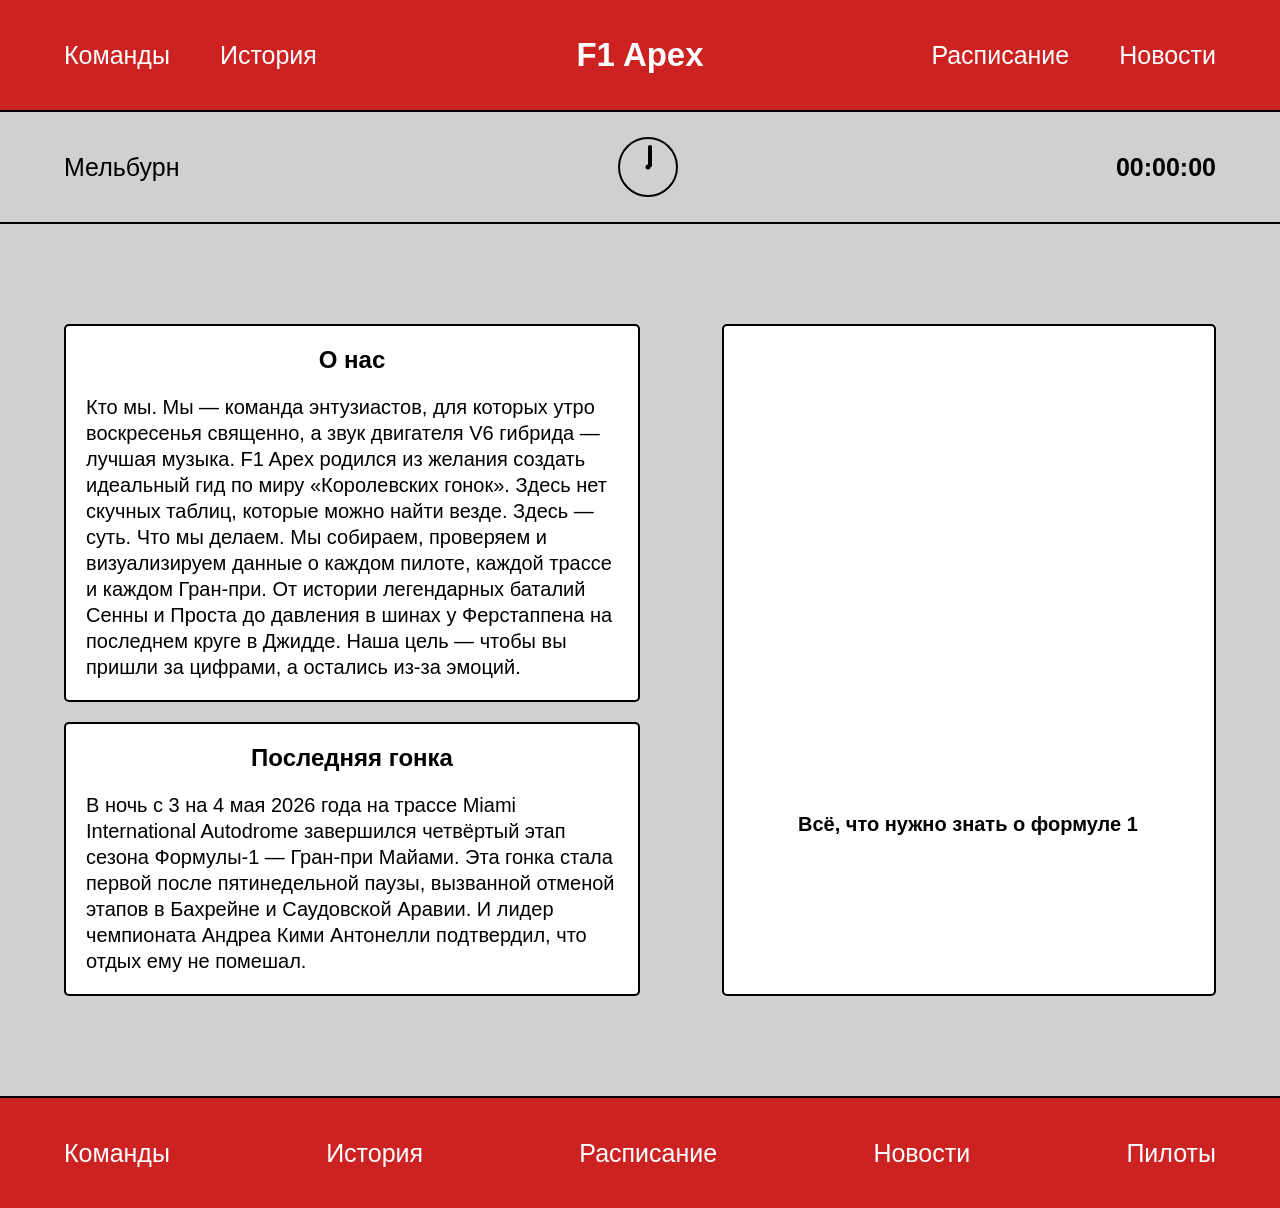
<file: index.html>
<!DOCTYPE html>
<html lang="en">

<head>
  <meta charset="UTF-8">
  <meta name="viewport" content="width=device-width, initial-scale=1.0">
  <link rel="stylesheet" href="style.css">
  <title>F1 Apex</title>
</head>

<body>
  <div class="burger__btn open__btn">
    <img src="./images/burger/burger.svg" alt="">
  </div>
  <div class="burger__menu">
    <div class="burger__btn close__btn">
      <img src="./images/burger/cross.svg" alt="">
    </div>
    <p><a href="./html/teams.html">Команды</a></p>
    <p><a href="./html/history.html">История</a></p>
    <p><a href="./html/schedule.html">Расписание</a></p>
    <p><a href="./html/news.html">Новости</a></p>
    <p><a href="./html/pilots.html">Пилоты</a></p>
  </div>
  <header>
    <div class="wrapper header__wrapper">
      <div class="header__box">
        <p><a href="./html/teams.html">Команды</a></p>
        <p><a href="./html/history.html">История</a></p>
      </div>
      <h1><a href="./index.html" class="title-header">F1 Apex</a></h1>
      <div class="header__box">
        <p><a href="./html/schedule.html">Расписание</a></p>
        <p><a href="./html/news.html">Новости</a></p>
      </div>
    </div>
  </header>
  <main>
    <section class="clock">
      <div class="wrapper clock__wrapper">
        <div class="clock__block">
          <p class="city">Мельбурн</p>
          <div class="clocke">
            <div class="hand hour"></div>
            <div class="hand minute"></div>
            <div class="center-dot"></div>
          </div>
          <p class="clock__time countdown">00:00:00</p>
        </div>
      </div>
    </section>
    <section class="main">
      <div class="wrapper main__wrapper">
        <div class="left__block">
          <div class="main__block">
            <h2>О нас</h2>
            <p>Кто мы.
              Мы — команда энтузиастов, для которых утро воскресенья священно, а звук двигателя V6 гибрида — лучшая
              музыка. F1 Apex родился из желания создать идеальный гид по миру «Королевских гонок». Здесь нет скучных
              таблиц, которые можно найти везде. Здесь — суть. Что мы делаем. Мы собираем, проверяем и визуализируем
              данные о каждом пилоте, каждой трассе и каждом Гран-при. От истории легендарных баталий Сенны и Проста до
              давления в шинах у Ферстаппена на последнем круге в Джидде. Наша цель — чтобы вы пришли за цифрами, а
              остались из-за эмоций.</p>
          </div>
          <div class="main__block">
            <h2>Последняя гонка</h2>
            <p>В ночь с 3 на 4 мая 2026 года на трассе Miami International Autodrome завершился четвёртый этап сезона
              Формулы-1 — Гран-при Майами. Эта гонка стала первой после пятинедельной паузы, вызванной отменой этапов в
              Бахрейне и Саудовской Аравии. И лидер чемпионата Андреа Кими Антонелли подтвердил, что отдых ему не
              помешал.</p>
          </div>
        </div>
        <div class="right__block">
          <div class="main__block image__block">
            <iframe width="450" height="400"
              src="https://www.youtube.com/embed/T0li4bTpjPY?si=NeF5PNeXt1PtfpzS&amp;controls=0"
              title="YouTube video player" frameborder="0"
              allow="accelerometer; autoplay; clipboard-write; encrypted-media; gyroscope; picture-in-picture; web-share"
              referrerpolicy="strict-origin-when-cross-origin" allowfullscreen></iframe>
            <p class="video">Всё, что нужно знать о формуле 1</p>
          </div>
        </div>
      </div>
    </section>
  </main>
  <footer>
    <div class="wrapper footer__wrapper">
    <p><a href="./html/teams.html">Команды</a></p>
    <p><a href="./html/history.html">История</a></p>
    <p><a href="./html/schedule.html">Расписание</a></p>
    <p><a href="./html/news.html">Новости</a></p>
    <p><a href="./html/pilots.html">Пилоты</a></p>
    </div>
  </footer>
  <script src="./scripts/main.js"></script>
</body>

</html>
</file>
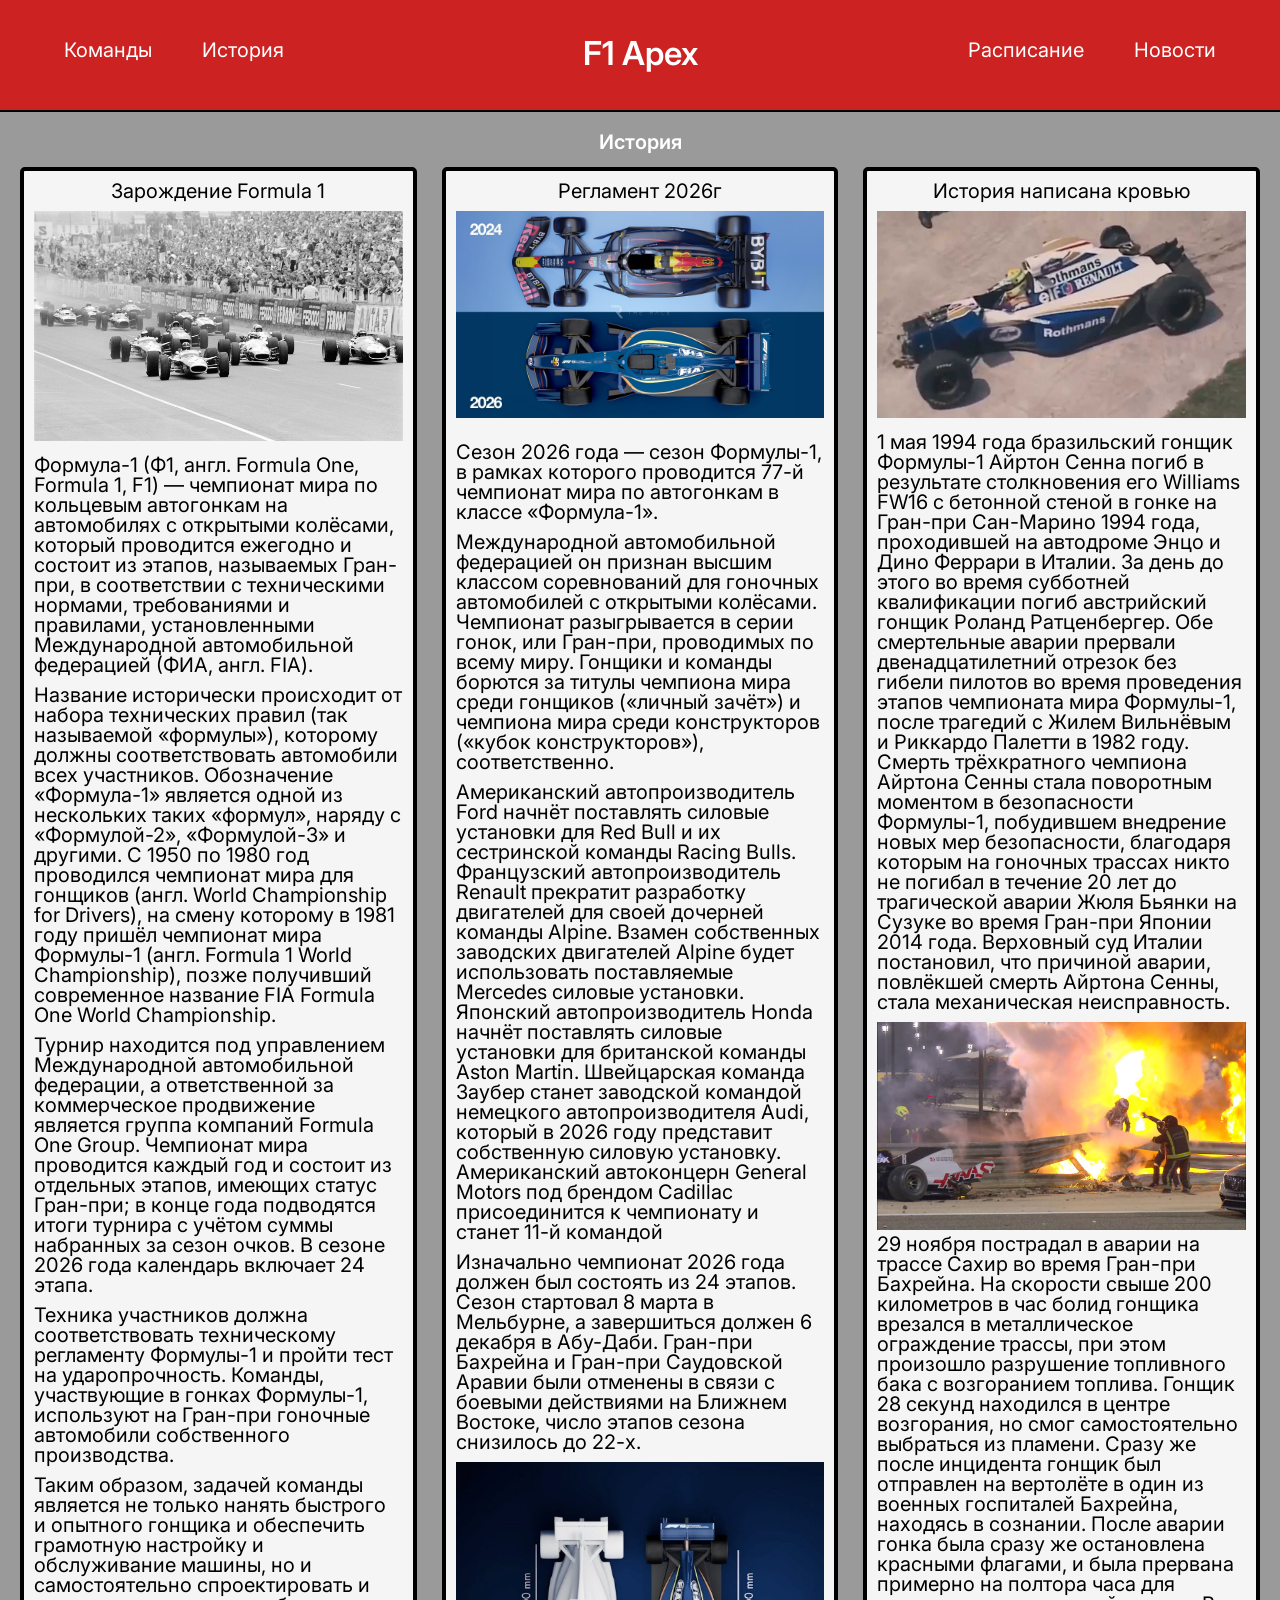
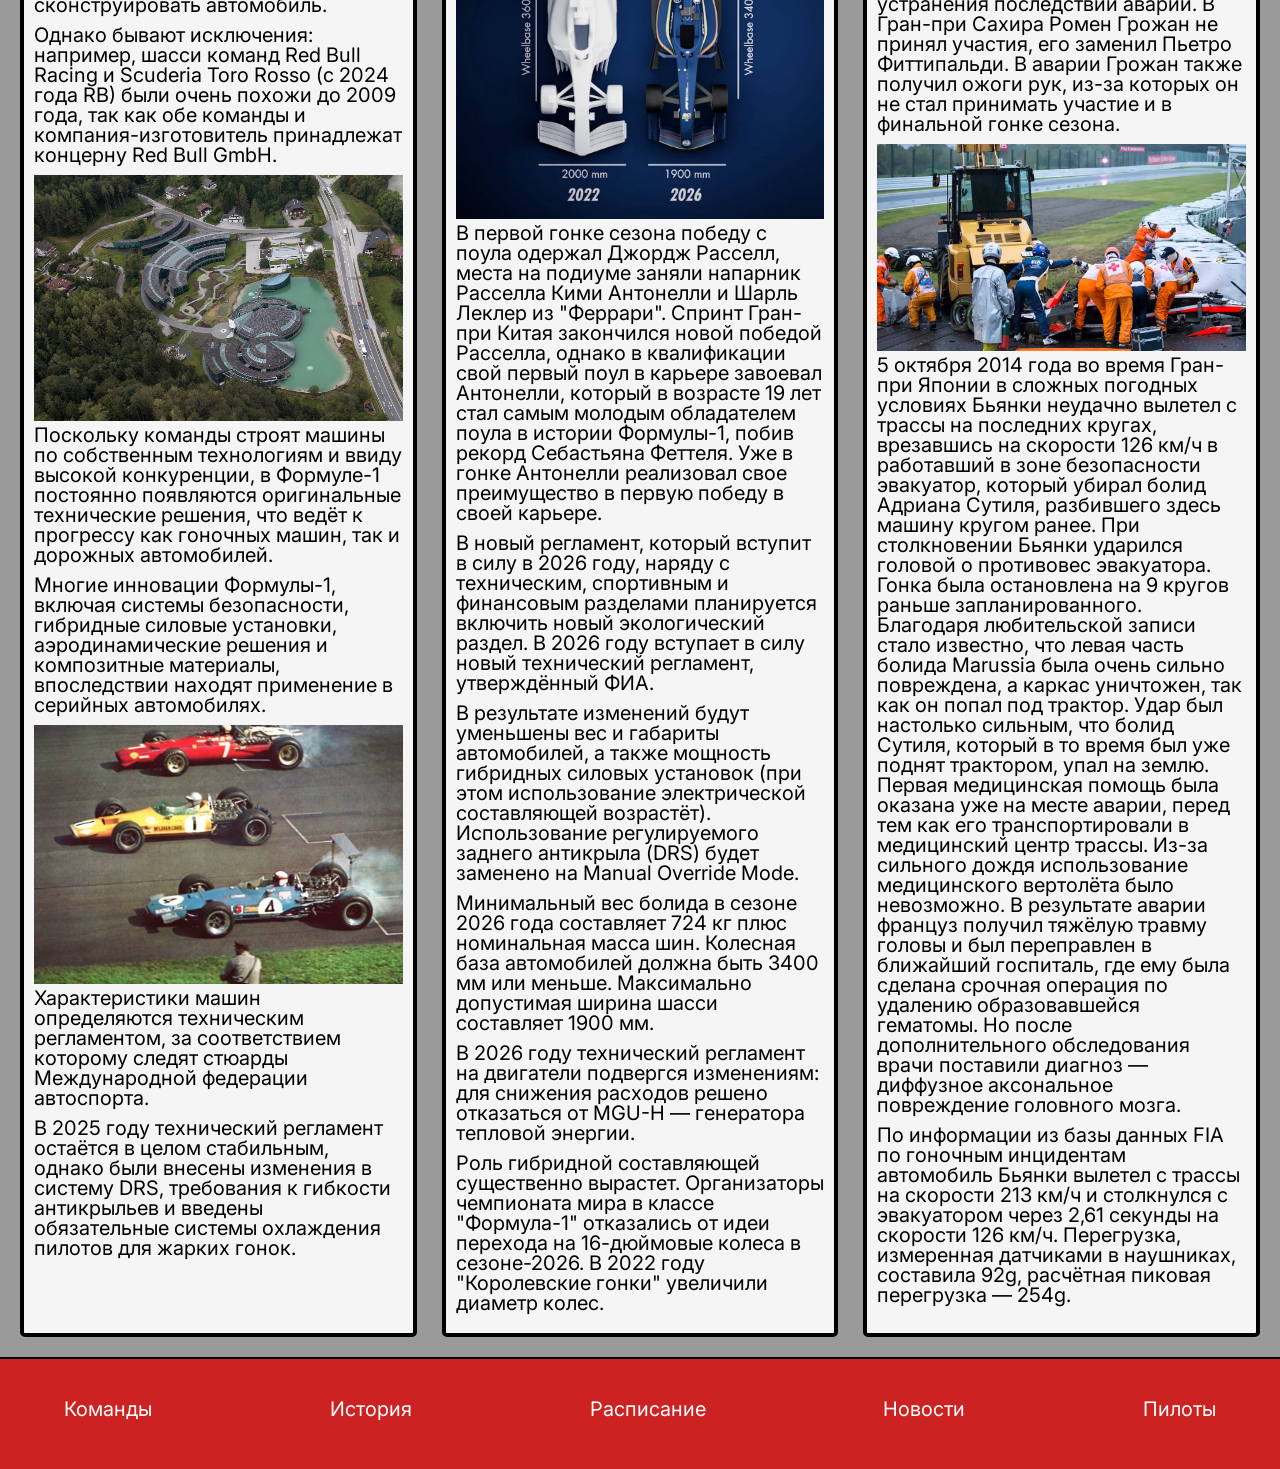
<file: html/history.html>
<!DOCTYPE html>
<html lang="en">

<head>
    <meta charset="UTF-8">
    <meta name="viewport" content="width=device-width, initial-scale=1.0">
    <title>Document</title>
    <link rel="stylesheet" href="../css/history.css">
    <link rel="preconnect" href="https://fonts.googleapis.com">
    <link rel="preconnect" href="https://fonts.gstatic.com" crossorigin>
    <link
        href="https://fonts.googleapis.com/css2?family=Inter:ital,opsz,wght@0,14..32,100..900;1,14..32,100..900&display=swap"
        rel="stylesheet">
</head>

<body>
    <div class="burger__btn open__btn">
        <img src="../images/burger/burger.svg" alt="">
    </div>
    <div class="burger__menu">
        <div class="burger__btn close__btn">
            <img src="../images/burger/cross.svg" alt="">
        </div>
            <p><a href="../html/teams.html">Команды</a></p>
            <p><a href="../html/history.html">История</a></p>
            <p><a href="../html/schedule.html">Расписание</a></p>
            <p><a href="../html/news.html">Новости</a></p>
            <p><a href="../html/pilots.html">Пилоты</a></p>
    </div>
    <header>
        <div class="wrapper header__wrapper">
            <div class="header__box">
                <p><a href="../html/teams.html">Команды</a></p>
                <p><a href="../html/history.html">История</a></p>
            </div>
            <h1><a href="../index.html" class="title-header">F1 Apex</a></h1>
            <div class="header__box">
                <p><a href="../html/schedule.html">Расписание</a></p>
                <p><a href="../html/news.html">Новости</a></p>
            </div>
        </div>
    </header>
    <main>
        <div class="container">
            <h1 class="title-page">История</h1>
            <div class="main">

                <div class="Hist">
                    <h2>Зарождение Formula 1</h2>
                    <img src="../images/history/history-cars.jpeg" alt="" class="one">
                    <p>Формула-1 (Ф1, англ. Formula One, Formula 1, F1) — чемпионат мира по кольцевым автогонкам на
                        автомобилях с открытыми колёсами, который проводится ежегодно и состоит из этапов, называемых
                        Гран-при, в соответствии с техническими нормами, требованиями и правилами, установленными
                        Международной автомобильной федерацией (ФИА, англ. FIA).</p>

                    <p>Название исторически происходит от набора технических правил (так называемой «формулы»),
                        которому должны соответствовать автомобили всех участников. Обозначение «Формула-1» является
                        одной из нескольких таких «формул», наряду с «Формулой-2», «Формулой-3» и другими. С 1950 по
                        1980 год проводился чемпионат мира для гонщиков (англ. World Championship for Drivers), на смену
                        которому в 1981 году пришёл чемпионат мира Формулы-1 (англ. Formula 1 World Championship), позже
                        получивший современное название FIA Formula One World Championship. </p>

                    <p>Турнир находится под управлением Международной автомобильной федерации, а ответственной за
                        коммерческое продвижение является группа компаний Formula One Group. Чемпионат мира
                        проводится каждый год и состоит из отдельных этапов, имеющих статус Гран-при; в конце года
                        подводятся итоги турнира с учётом суммы набранных за сезон очков. В сезоне 2026 года
                        календарь включает 24 этапа.</p>
                    <p>Техника участников должна соответствовать техническому регламенту Формулы-1 и пройти тест на
                        ударопрочность. Команды, участвующие в гонках Формулы-1, используют на Гран-при гоночные
                        автомобили собственного производства.</p>
                    <p> Таким образом, задачей команды является не только
                        нанять быстрого и опытного гонщика и обеспечить грамотную настройку и обслуживание машины, но и
                        самостоятельно спроектировать и сконструировать автомобиль.</p>
                    <p> Однако бывают исключения:
                        например, шасси команд Red Bull Racing и Scuderia Toro Rosso (с 2024 года RB) были очень похожи
                        до 2009 года, так как обе команды и компания-изготовитель принадлежат концерну Red Bull GmbH.
                    </p>
                    <img src="../images/history/Red_Bull_Headquarters.jpg" alt="">

                    <p>Поскольку команды строят машины по собственным технологиям и ввиду высокой конкуренции, в
                        Формуле-1 постоянно появляются оригинальные технические решения, что ведёт к прогрессу как
                        гоночных машин, так и дорожных автомобилей.</p>
                    <p> Многие инновации Формулы-1, включая системы
                        безопасности, гибридные силовые установки, аэродинамические решения и композитные материалы,
                        впоследствии находят применение в серийных автомобилях.</p>
                    <img src="../images/history/history-cars2.jpg" alt="">
                    <p>Характеристики машин определяются техническим регламентом, за соответствием которому следят
                        стюарды Международной федерации автоспорта.</p>
                    <p> В 2025 году технический регламент остаётся в
                        целом стабильным, однако были внесены изменения в систему DRS, требования к гибкости антикрыльев
                        и введены обязательные системы охлаждения пилотов для жарких гонок.</p>
                </div>
                <div class="Hist">
                    <h2>Регламент 2026г</h2>
                    <img src="../images/history/regulations-2.jpg" alt="" class="one">
                    <p>
                    <p>Сезон 2026 года — сезон Формулы-1, в рамках которого проводится 77-й чемпионат мира по автогонкам
                        в классе «Формула-1».</p>
                    <p>Международной автомобильной федерацией он признан высшим классом
                        соревнований для гоночных автомобилей с открытыми колёсами. Чемпионат разыгрывается в серии
                        гонок, или Гран-при, проводимых по всему миру. Гонщики и команды борются за титулы чемпиона мира
                        среди гонщиков («личный зачёт») и чемпиона мира среди конструкторов («кубок конструкторов»),
                        соответственно. </p>
                    <p>Американский автопроизводитель Ford начнёт поставлять силовые установки для Red Bull и их
                        сестринской команды Racing Bulls.
                        Французский автопроизводитель Renault прекратит разработку двигателей для своей дочерней команды
                        Alpine. Взамен собственных заводских двигателей Alpine будет использовать поставляемые
                        Mercedes силовые установки.
                        Японский автопроизводитель Honda начнёт поставлять силовые установки для британской команды
                        Aston Martin.
                        Швейцарская команда Заубер станет заводской командой немецкого автопроизводителя Audi, который в
                        2026 году представит собственную силовую установку.
                        Американский автоконцерн General Motors под брендом Cadillac присоединится к чемпионату и станет
                        11-й командой
                    </p>
                    <p>Изначально чемпионат 2026 года должен был состоять из 24 этапов. Сезон стартовал 8 марта в
                        Мельбурне, а завершиться должен 6 декабря в Абу-Даби. Гран-при Бахрейна и Гран-при Саудовской
                        Аравии
                        были отменены в связи с боевыми действиями на Ближнем Востоке, число этапов сезона снизилось до
                        22-х.</p>
                    <img src="../images/history/regulations.jpg" alt="">
                    <p>В первой гонке сезона победу с поула одержал Джордж Расселл, места на подиуме заняли напарник
                        Расселла Кими Антонелли и Шарль Леклер из "Феррари". Спринт Гран-при Китая закончился новой
                        победой Расселла, однако в квалификации свой первый поул в карьере завоевал Антонелли, который в
                        возрасте 19 лет стал самым молодым обладателем поула в истории Формулы-1, побив рекорд
                        Себастьяна Феттеля. Уже в гонке Антонелли реализовал свое преимущество в первую победу в
                        своей карьере.</p>
                    <p> В новый регламент, который вступит в силу в 2026 году, наряду с техническим,
                        спортивным и финансовым разделами планируется включить новый экологический раздел. В 2026 году
                        вступает в силу новый технический регламент, утверждённый ФИА.</p>
                    <p> В результате изменений будут
                        уменьшены вес и габариты автомобилей, а также мощность гибридных силовых установок (при этом
                        использование электрической составляющей возрастёт). Использование регулируемого заднего
                        антикрыла (DRS) будет заменено на Manual Override Mode.</p>
                    <p>Минимальный вес болида в сезоне 2026 года составляет 724 кг плюс номинальная масса шин. Колесная
                        база автомобилей должна быть 3400 мм или меньше. Максимально допустимая ширина шасси составляет
                        1900 мм.</p>
                    <p>В 2026 году технический регламент на двигатели подвергся изменениям: для снижения расходов решено
                        отказаться от MGU-H — генератора тепловой энергии.</p>
                    <p> Роль гибридной составляющей существенно
                        вырастет. Организаторы чемпионата мира в классе "Формула-1" отказались от идеи перехода на
                        16-дюймовые колеса в сезоне-2026. В 2022 году "Королевские гонки" увеличили диаметр колес.</p>

                </div>
                <div class="Hist">
                    <h2>История написана кровью</h2>
                    <img src="../images/history/senna.jpg" alt="" class="one">
                    <p>1 мая 1994 года бразильский гонщик Формулы-1 Айртон Сенна погиб в результате столкновения его
                        Williams FW16 с бетонной стеной в гонке на Гран-при Сан-Марино 1994 года, проходившей на
                        автодроме Энцо и Дино Феррари в Италии.

                        За день до этого во время субботней квалификации погиб австрийский гонщик Роланд Ратценбергер.
                        Обе смертельные аварии прервали двенадцатилетний отрезок без гибели пилотов во время проведения
                        этапов чемпионата мира Формулы-1, после трагедий с Жилем Вильнёвым и Риккардо Палетти в 1982
                        году.

                        Смерть трёхкратного чемпиона Айртона Сенны стала поворотным моментом в безопасности Формулы-1,
                        побудившем внедрение новых мер безопасности, благодаря которым на гоночных трассах никто не
                        погибал в течение 20 лет до трагической аварии Жюля Бьянки на Сузуке во время Гран-при Японии
                        2014 года. Верховный суд Италии постановил, что причиной аварии, повлёкшей смерть Айртона Сенны,
                        стала механическая неисправность.</p>
                    <img src="../images/history/grozhan.jpg" alt="">
                    <p>29 ноября пострадал в аварии на трассе Сахир во время Гран-при Бахрейна. На скорости свыше 200
                        километров в час болид гонщика врезался в металлическое ограждение трассы, при этом произошло
                        разрушение топливного бака с возгоранием топлива. Гонщик 28 секунд находился в центре
                        возгорания, но смог самостоятельно выбраться из пламени. Сразу же после инцидента гонщик был
                        отправлен на вертолёте в один из военных госпиталей Бахрейна, находясь в сознании. После аварии
                        гонка была сразу же остановлена красными флагами, и была прервана примерно на полтора часа для
                        устранения последствий аварии. В Гран-при Сахира Ромен Грожан не принял участия, его заменил
                        Пьетро Фиттипальди. В аварии Грожан также получил ожоги рук, из-за которых он не стал принимать
                        участие и в финальной гонке сезона.</p>
                    <img src="../images/history/zhyl-bianke.jpg" alt="">
                    <p>5 октября 2014 года во время Гран-при Японии в сложных погодных условиях Бьянки неудачно вылетел
                        с трассы на последних кругах, врезавшись на скорости 126 км/ч в работавший в зоне
                        безопасности эвакуатор, который убирал болид Адриана Сутиля, разбившего здесь машину кругом
                        ранее. При столкновении Бьянки ударился головой о противовес эвакуатора. Гонка была остановлена
                        на 9 кругов раньше запланированного. Благодаря любительской записи стало известно, что левая
                        часть болида Marussia была очень сильно повреждена, а каркас уничтожен, так как он попал под
                        трактор. Удар был настолько сильным, что болид Сутиля, который в то время был уже поднят
                        трактором, упал на землю. Первая медицинская помощь была оказана уже на месте аварии, перед тем
                        как его транспортировали в медицинский центр трассы. Из-за сильного дождя использование
                        медицинского вертолёта было невозможно. В результате аварии француз получил тяжёлую травму
                        головы и был переправлен в ближайший госпиталь, где ему была сделана срочная операция по
                        удалению образовавшейся гематомы. Но после дополнительного обследования врачи поставили
                        диагноз — диффузное аксональное повреждение головного мозга.</p>
                    <p>По информации из базы данных FIA по гоночным инцидентам автомобиль Бьянки вылетел с трассы на
                        скорости 213 км/ч и столкнулся с эвакуатором через 2,61 секунды на скорости 126 км/ч.
                        Перегрузка, измеренная датчиками в наушниках, составила 92g, расчётная пиковая перегрузка —
                        254g.</p>
                </div>
            </div>
        </div>
    </main>
    <footer>
        <div class="wrapper footer__wrapper">
            <p><a href="../html/teams.html">Команды</a></p>
            <p><a href="../html/history.html">История</a></p>
            <p><a href="../html/schedule.html">Расписание</a></p>
            <p><a href="../html/news.html">Новости</a></p>
            <p><a href="../html/pilots.html">Пилоты</a></p>
        </div>
    </footer>
    <script src="../scripts/main.js"></script>
</body>

</html>
</file>
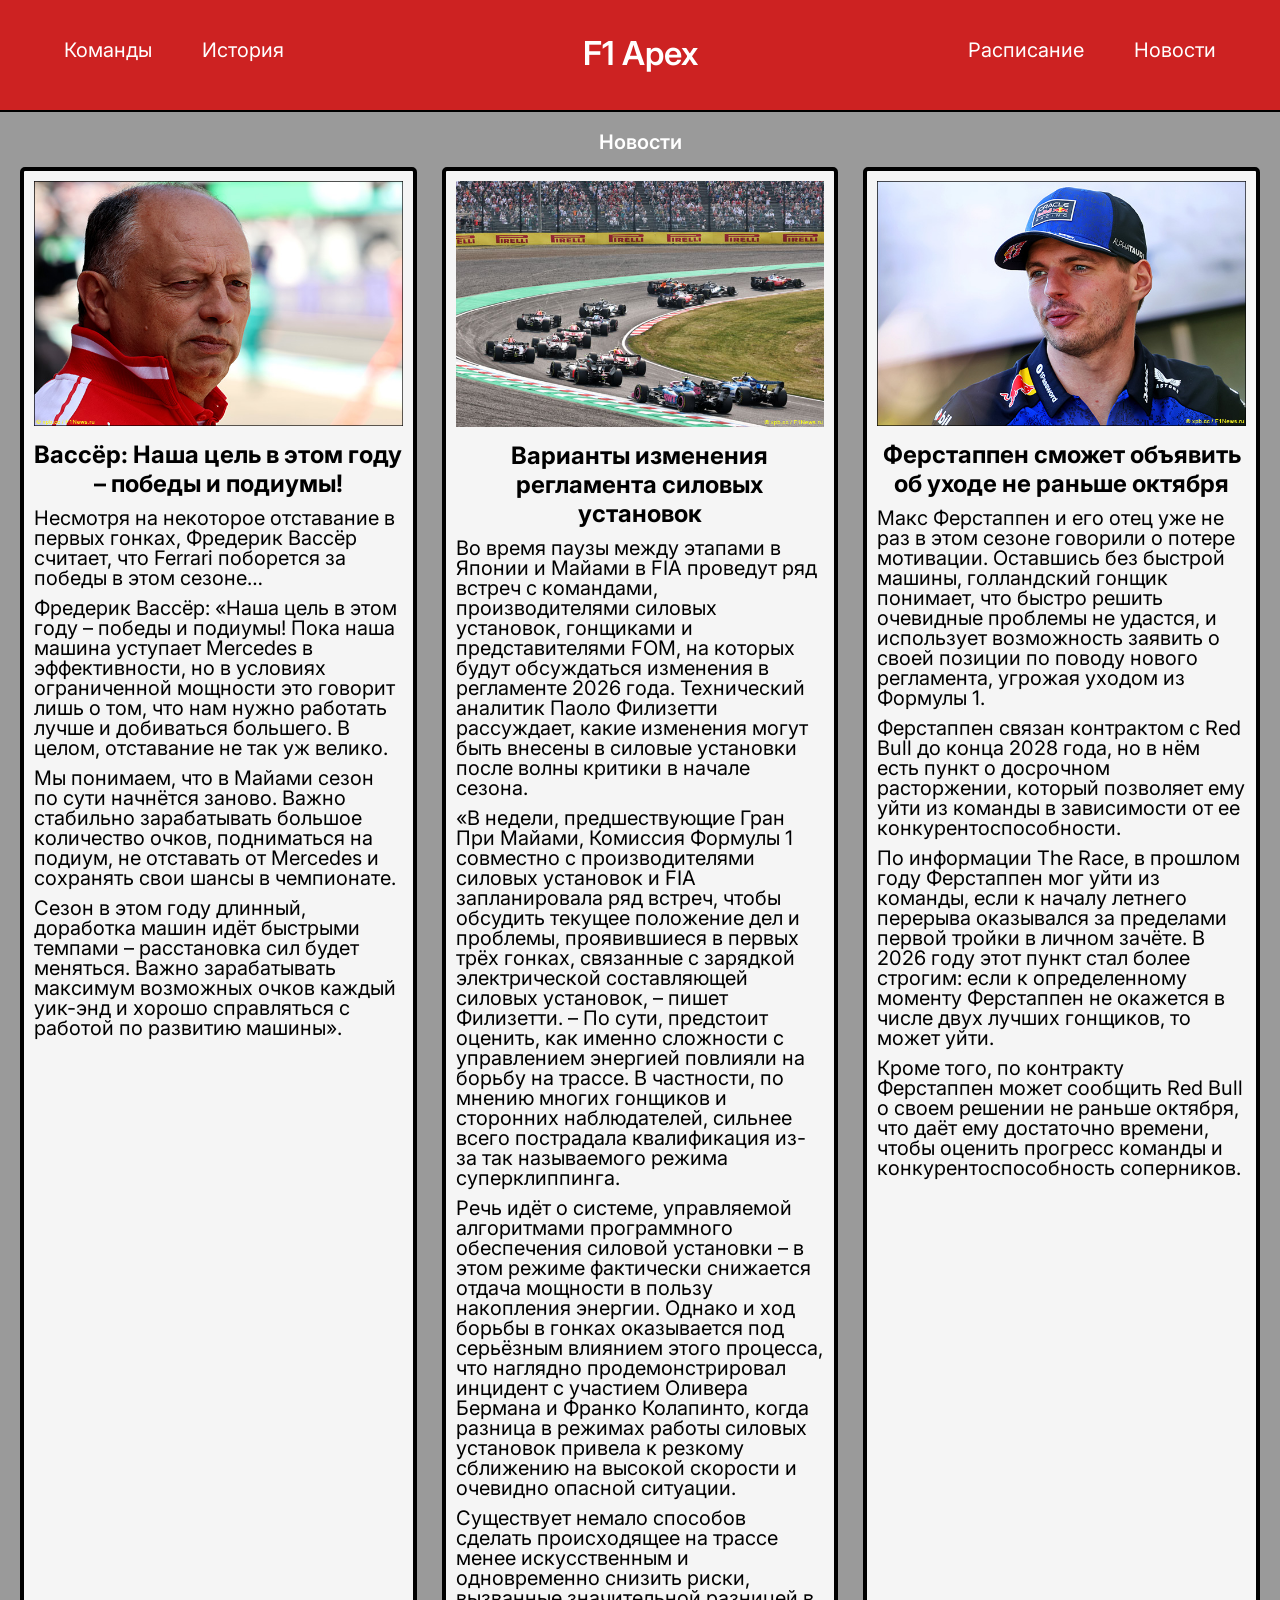
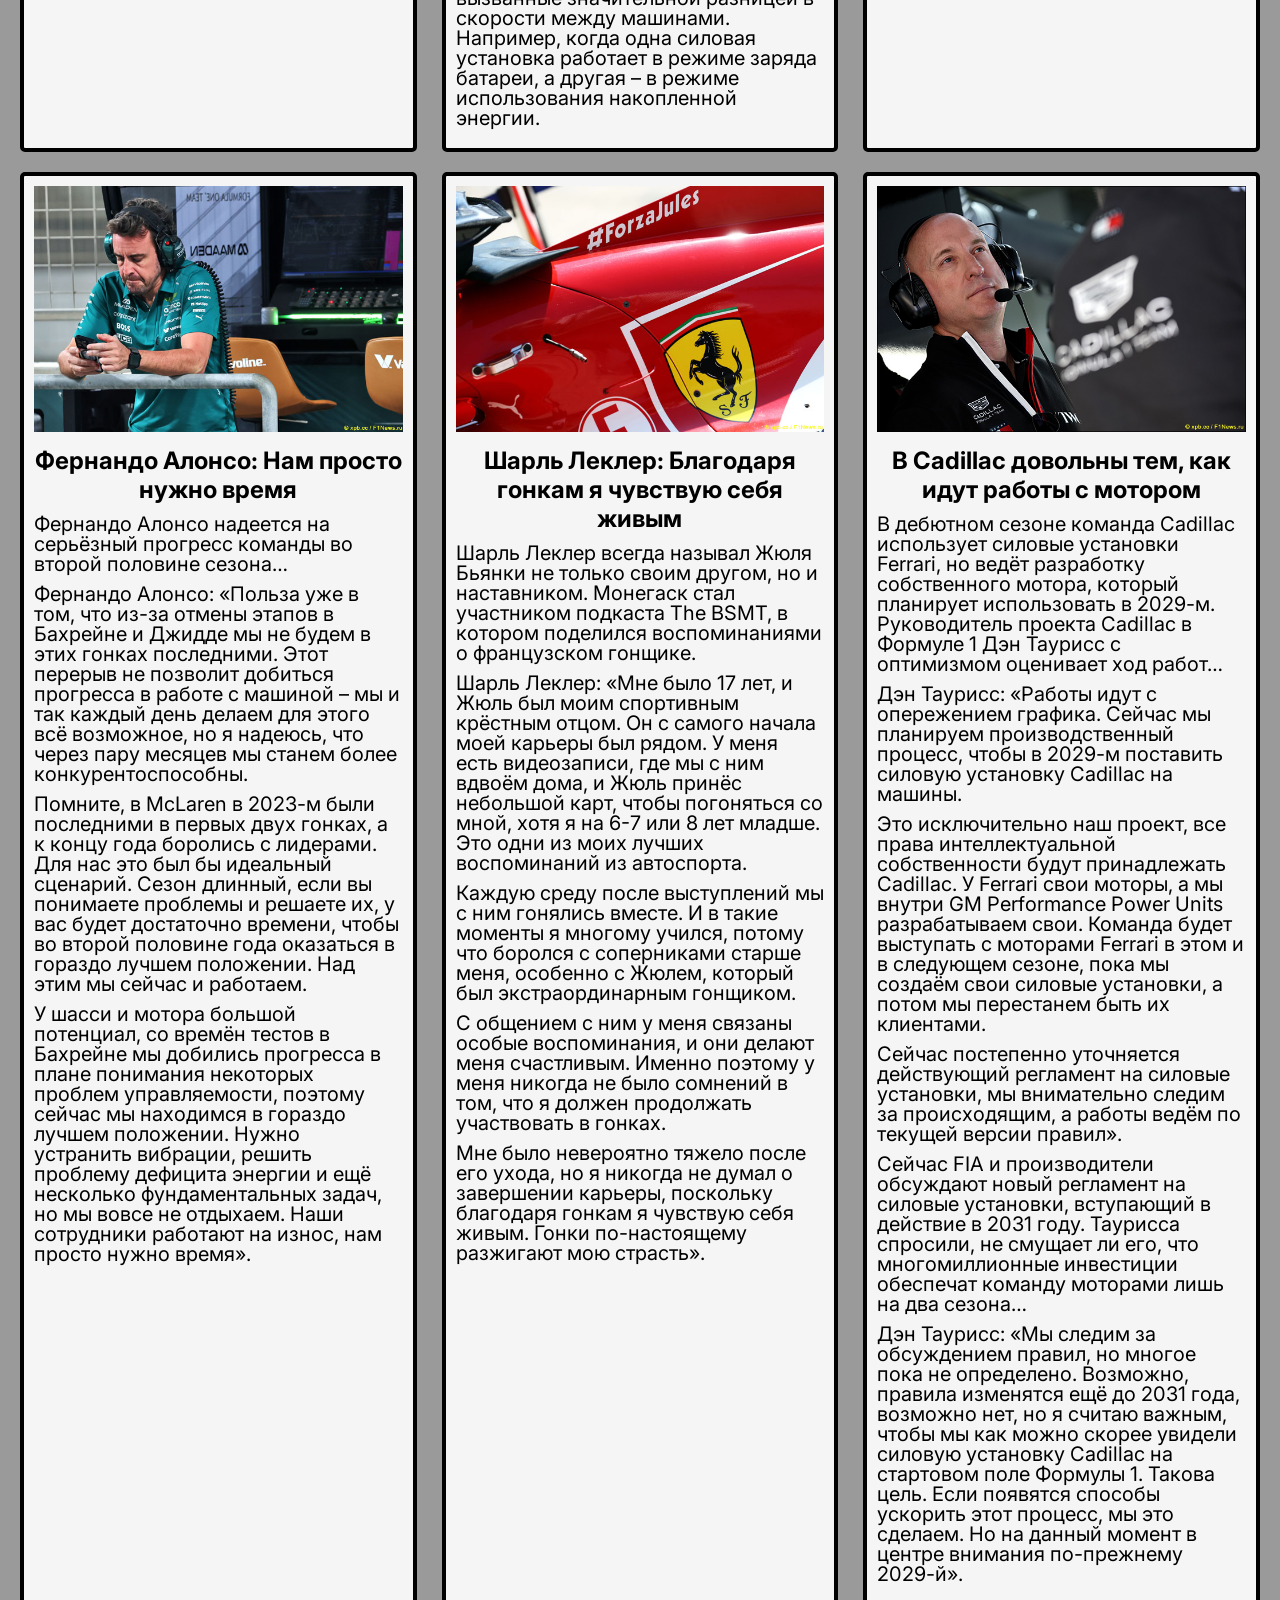
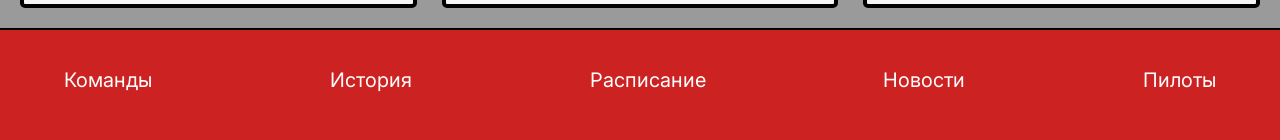
<file: html/news.html>
<!DOCTYPE html>
<html lang="en">

<head>
    <meta charset="UTF-8">
    <meta name="viewport" content="width=device-width, initial-scale=1.0">
    <title>Document</title>
    <link rel="stylesheet" href="../css/news.css">
    <link rel="preconnect" href="https://fonts.googleapis.com">
    <link rel="preconnect" href="https://fonts.gstatic.com" crossorigin>
    <link
        href="https://fonts.googleapis.com/css2?family=Inter:ital,opsz,wght@0,14..32,100..900;1,14..32,100..900&display=swap"
        rel="stylesheet">
</head>

<body>
    <div class="burger__btn open__btn">
        <img src="../images/burger/burger.svg" alt="">
    </div>
    <div class="burger__menu">
        <div class="burger__btn close__btn">
            <img src="../images/burger/cross.svg" alt="">
        </div>
        <p><a href="../html/teams.html">Команды</a></p>
        <p><a href="../html/history.html">История</a></p>
        <p><a href="../html/schedule.html">Расписание</a></p>
        <p><a href="../html/news.html">Новости</a></p>
        <p><a href="../html/pilots.html">Пилоты</a></p>
    </div>
    <header>
        <div class="wrapper header__wrapper">
            <div class="header__box">
                <p><a href="../html/teams.html">Команды</a></p>
                <p><a href="../html/history.html">История</a></p>
            </div>
            <h1><a href="../index.html" class="title-header">F1 Apex</a></h1>
            <div class="header__box">
                <p><a href="../html/schedule.html">Расписание</a></p>
                <p><a href="../html/news.html">Новости</a></p>
            </div>
        </div>
    </header>
    <main>
        <div class="container">
            <h1 class="title-page">Новости</h1>
            <div class="main">
                <div class="host">
                    <img src="../images/news/vaser.jpg" alt="" class="one">
                    <h2>Вассёр: Наша цель в этом году – победы и подиумы!</h2>
                    <p>Несмотря на некоторое отставание в первых гонках, Фредерик Вассёр считает, что Ferrari поборется
                        за победы в этом сезоне…</p>

                    <p>Фредерик Вассёр: «Наша цель в этом году – победы и подиумы! Пока наша машина уступает Mercedes в
                        эффективности, но в условиях ограниченной мощности это говорит лишь о том, что нам нужно
                        работать лучше и добиваться большего. В целом, отставание не так уж велико.</p>
                    <p>Мы понимаем, что в Майами сезон по сути начнётся заново. Важно стабильно зарабатывать большое
                        количество очков, подниматься на подиум, не отставать от Mercedes и сохранять свои шансы в
                        чемпионате. </p>

                    <p>Сезон в этом году длинный, доработка машин идёт быстрыми темпами – расстановка сил будет
                        меняться. Важно зарабатывать максимум возможных очков каждый уик-энд и хорошо справляться с
                        работой по развитию машины».</p>
                </div>
                <div class="host">
                    <img src="../images/news/race.jpg" alt="" class="one">
                    <h2>Варианты изменения регламента силовых установок</h2>
                    <p>Во время паузы между этапами в Японии и Майами в FIA проведут ряд встреч с командами,
                        производителями силовых установок, гонщиками и представителями FOM, на которых будут обсуждаться
                        изменения в регламенте 2026 года. Технический аналитик Паоло Филизетти рассуждает, какие
                        изменения могут быть внесены в силовые установки после волны критики в начале сезона. </p>

                    <p>«В недели, предшествующие Гран При Майами, Комиссия Формулы 1 совместно с производителями
                        силовых установок и FIA запланировала ряд встреч, чтобы обсудить текущее положение дел и
                        проблемы, проявившиеся в первых трёх гонках, связанные с зарядкой электрической составляющей
                        силовых установок, – пишет Филизетти. – По сути, предстоит оценить, как именно сложности с
                        управлением энергией повлияли на борьбу на трассе. В частности, по мнению многих гонщиков и
                        сторонних наблюдателей, сильнее всего пострадала квалификация из-за так называемого режима
                        суперклиппинга.</p>
                    <p>Речь идёт о системе, управляемой алгоритмами программного обеспечения силовой установки – в этом
                        режиме фактически снижается отдача мощности в пользу накопления энергии. Однако и ход борьбы в
                        гонках оказывается под серьёзным влиянием этого процесса, что наглядно продемонстрировал
                        инцидент с участием Оливера Бермана и Франко Колапинто, когда разница в режимах работы силовых
                        установок привела к резкому сближению на высокой скорости и очевидно опасной ситуации. </p>

                    <p>Существует немало способов сделать происходящее на трассе менее искусственным и одновременно
                        снизить риски, вызванные значительной разницей в скорости между машинами. Например, когда одна
                        силовая установка работает в режиме заряда батареи, а другая – в режиме использования
                        накопленной энергии.</p>
                </div>
                <div class="host">
                    <img src="../images/news/max.jpg" alt="" class="one">
                    <h2>Ферстаппен сможет объявить об уходе не раньше октября</h2>
                    <p>Макс Ферстаппен и его отец уже не раз в этом сезоне говорили о потере мотивации. Оставшись без
                        быстрой машины, голландский гонщик понимает, что быстро решить очевидные проблемы не удастся, и
                        использует возможность заявить о своей позиции по поводу нового регламента, угрожая уходом из
                        Формулы 1. </p>

                    <p>Ферстаппен связан контрактом с Red Bull до конца 2028 года, но в нём есть пункт о досрочном
                        расторжении, который позволяет ему уйти из команды в зависимости от ее конкурентоспособности.
                    </p>

                    <p>По информации The Race, в прошлом году Ферстаппен мог уйти из команды, если к началу летнего
                        перерыва оказывался за пределами первой тройки в личном зачёте. В 2026 году этот пункт стал
                        более строгим: если к определенному моменту Ферстаппен не окажется в числе двух лучших гонщиков,
                        то может уйти. </p>

                    <p>Кроме того, по контракту Ферстаппен может сообщить Red Bull о своем решении не раньше октября,
                        что даёт ему достаточно времени, чтобы оценить прогресс команды и конкурентоспособность
                        соперников.</p>
                </div>
                <div class="host">
                    <img src="../images/news/alonso.jpg" alt="" class="one">
                    <h2>Фернандо Алонсо: Нам просто нужно время</h2>
                    <p>Фернандо Алонсо надеется на серьёзный прогресс команды во второй половине сезона… </p>

                    <p>Фернандо Алонсо: «Польза уже в том, что из-за отмены этапов в Бахрейне и Джидде мы не будем в
                        этих гонках последними. Этот перерыв не позволит добиться прогресса в работе с машиной – мы и
                        так каждый день делаем для этого всё возможное, но я надеюсь, что через пару месяцев мы станем
                        более конкурентоспособны.
                    </p>

                    <p>Помните, в McLaren в 2023-м были последними в первых двух гонках, а к концу года боролись с
                        лидерами. Для нас это был бы идеальный сценарий. Сезон длинный, если вы понимаете проблемы и
                        решаете их, у вас будет достаточно времени, чтобы во второй половине года оказаться в гораздо
                        лучшем положении. Над этим мы сейчас и работаем. </p>

                    <p>У шасси и мотора большой потенциал, со времён тестов в Бахрейне мы добились прогресса в плане
                        понимания некоторых проблем управляемости, поэтому сейчас мы находимся в гораздо лучшем
                        положении. Нужно устранить вибрации, решить проблему дефицита энергии и ещё несколько
                        фундаментальных задач, но мы вовсе не отдыхаем. Наши сотрудники работают на износ, нам просто
                        нужно время».</p>
                </div>
                <div class="host">
                    <img src="../images/news/ferrari.jpg" alt="" class="one">
                    <h2>Шарль Леклер: Благодаря гонкам я чувствую себя живым</h2>
                    <p>Шарль Леклер всегда называл Жюля Бьянки не только своим другом, но и наставником. Монегаск стал
                        участником подкаста The BSMT, в котором поделился воспоминаниями о французском гонщике. </p>

                    <p>Шарль Леклер: «Мне было 17 лет, и Жюль был моим спортивным крёстным отцом. Он с самого начала
                        моей карьеры был рядом. У меня есть видеозаписи, где мы с ним вдвоём дома, и Жюль принёс
                        небольшой карт, чтобы погоняться со мной, хотя я на 6-7 или 8 лет младше. Это одни из моих
                        лучших воспоминаний из автоспорта.
                    </p>

                    <p>Каждую среду после выступлений мы с ним гонялись вместе. И в такие моменты я многому учился,
                        потому что боролся с соперниками старше меня, особенно с Жюлем, который был экстраординарным
                        гонщиком. </p>

                    <p>С общением с ним у меня связаны особые воспоминания, и они делают меня счастливым. Именно
                        поэтому у меня никогда не было сомнений в том, что я должен продолжать участвовать в гонках.
                    </p>

                    <p>Мне было невероятно тяжело после его ухода, но я никогда не думал о завершении карьеры,
                        поскольку благодаря гонкам я чувствую себя живым. Гонки по-настоящему разжигают мою страсть».
                    </p>
                </div>
                <div class="host">
                    <img src="../images/news/cadillac.jpg" alt="" class="one">
                    <h2>В Cadillac довольны тем, как идут работы с мотором</h2>
                    <p>В дебютном сезоне команда Cadillac использует силовые установки Ferrari, но ведёт разработку
                        собственного мотора, который планирует использовать в 2029-м. Руководитель проекта Cadillac в
                        Формуле 1 Дэн Таурисс с оптимизмом оценивает ход работ…</p>

                    <p>Дэн Таурисс: «Работы идут с опережением графика. Сейчас мы планируем производственный процесс,
                        чтобы в 2029-м поставить силовую установку Cadillac на машины.
                    </p>

                    <p>Это исключительно наш проект, все права интеллектуальной собственности будут принадлежать
                        Cadillac. У Ferrari свои моторы, а мы внутри GM Performance Power Units разрабатываем свои.
                        Команда будет выступать с моторами Ferrari в этом и в следующем сезоне, пока мы создаём свои
                        силовые установки, а потом мы перестанем быть их клиентами. </p>

                    <p>Сейчас постепенно уточняется действующий регламент на силовые установки, мы внимательно следим
                        за происходящим, а работы ведём по текущей версии правил». </p>

                    <p>Сейчас FIA и производители обсуждают новый регламент на силовые установки, вступающий в действие
                        в 2031 году. Таурисса спросили, не смущает ли его, что многомиллионные инвестиции обеспечат
                        команду моторами лишь на два сезона…</p>

                    <p>Дэн Таурисс: «Мы следим за обсуждением правил, но многое пока не определено. Возможно, правила
                        изменятся ещё до 2031 года, возможно нет, но я считаю важным, чтобы мы как можно скорее увидели
                        силовую установку Cadillac на стартовом поле Формулы 1. Такова цель. Если появятся способы
                        ускорить этот процесс, мы это сделаем. Но на данный момент в центре внимания по-прежнему
                        2029-й».
                    </p>
                </div>



            </div>
        </div>
    </main>
    <footer>
        <div class="wrapper footer__wrapper">
            <p><a href="../html/teams.html">Команды</a></p>
            <p><a href="../html/history.html">История</a></p>
            <p><a href="../html/schedule.html">Расписание</a></p>
            <p><a href="../html/news.html">Новости</a></p>
            <p><a href="../html/pilots.html">Пилоты</a></p>
        </div>
    </footer>
    <script src="../scripts/main.js"></script>
</body>

</html>
</file>
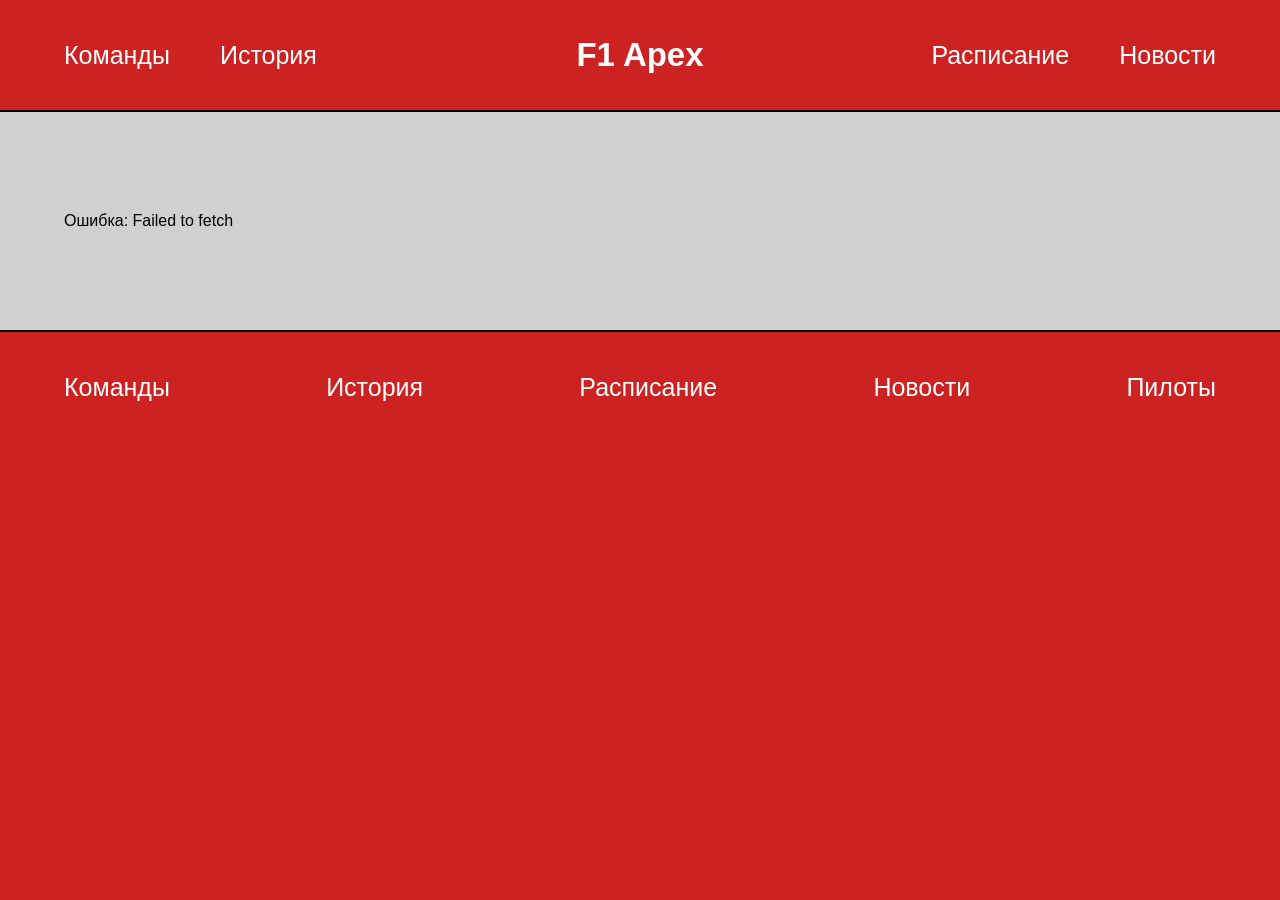
<file: html/pilots.html>
<!doctype html>
<html lang="en">
  <head>
    <meta charset="UTF-8" />
    <meta name="viewport" content="width=device-width, initial-scale=1.0" />
    <link rel="stylesheet" href="../style.css" />
    <title>F1 Apex</title>
  </head>
  <body>
    <div class="burger__btn open__btn">
        <img src="../images/burger/burger.svg" alt="">
    </div>
    <div class="burger__menu">
        <div class="burger__btn close__btn">
            <img src="../images/burger/cross.svg" alt="">
        </div>
        <p><a href="../html/teams.html">Команды</a></p>
        <p><a href="../html/history.html">История</a></p>
        <p><a href="../html/schedule.html">Расписание</a></p>
        <p><a href="../html/news.html">Новости</a></p>
        <p><a href="../html/pilots.html">Пилоты</a></p>
    </div>
    <header>
        <div class="wrapper header__wrapper">
            <div class="header__box">
                <p><a href="../html/teams.html">Команды</a></p>
                <p><a href="../html/history.html">История</a></p>
            </div>
            <h1><a href="../index.html" class="title-header">F1 Apex</a></h1>
            <div class="header__box">
                <p><a href="../html/schedule.html">Расписание</a></p>
                <p><a href="../html/news.html">Новости</a></p>
            </div>
        </div>
    </header>
    <main>
      <section class="main">
        <div class="wrapper main__wrapper">
          <div class="pilots"></div>
        </div>
      </section>
    </main>
    <footer>
      <div class="wrapper footer__wrapper">
        <p><a href="../html/teams.html">Команды</a></p>
        <p><a href="../html/history.html">История</a></p>
        <p><a href="../html/schedule.html">Расписание</a></p>
        <p><a href="../html/news.html">Новости</a></p>
        <p><a href="../html/pilots.html">Пилоты</a></p>
      </div>
    </footer>
    <script src="../scripts/pilots.js"></script>
  </body>
</html>
</file>
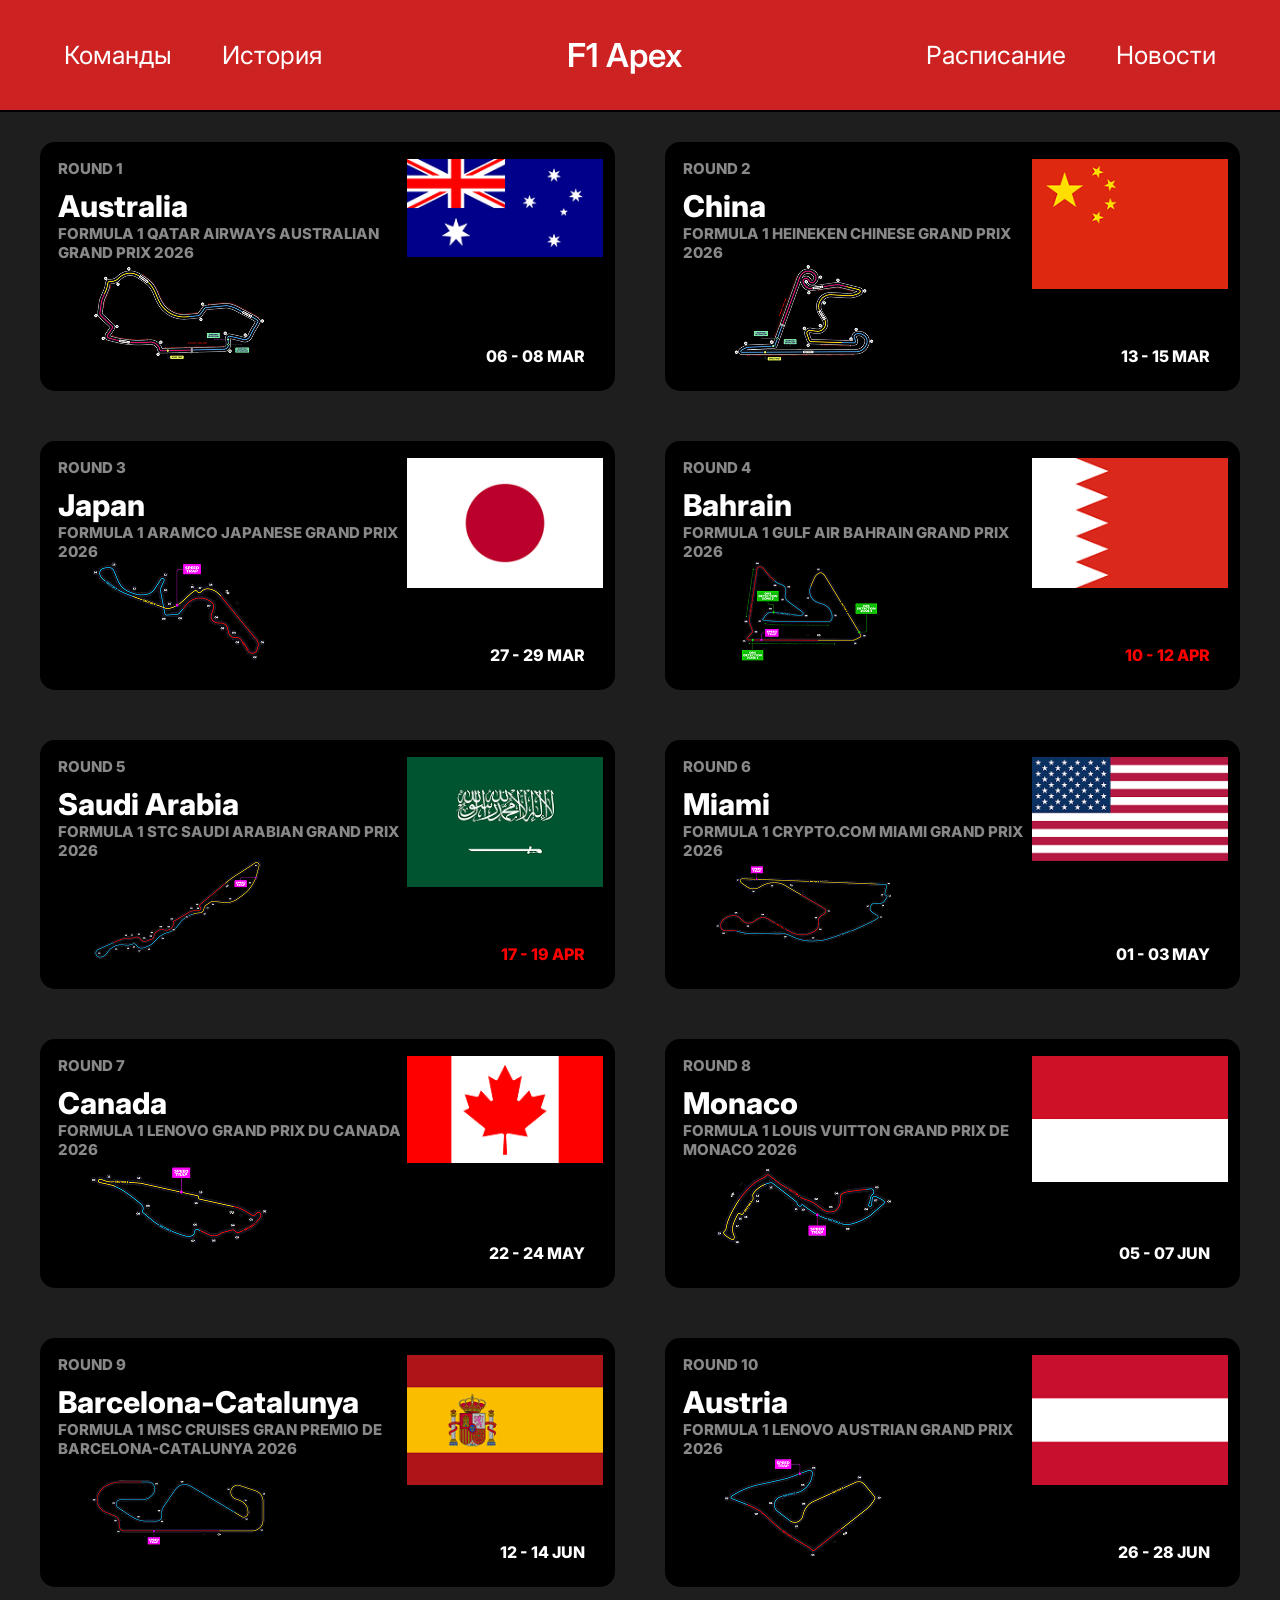
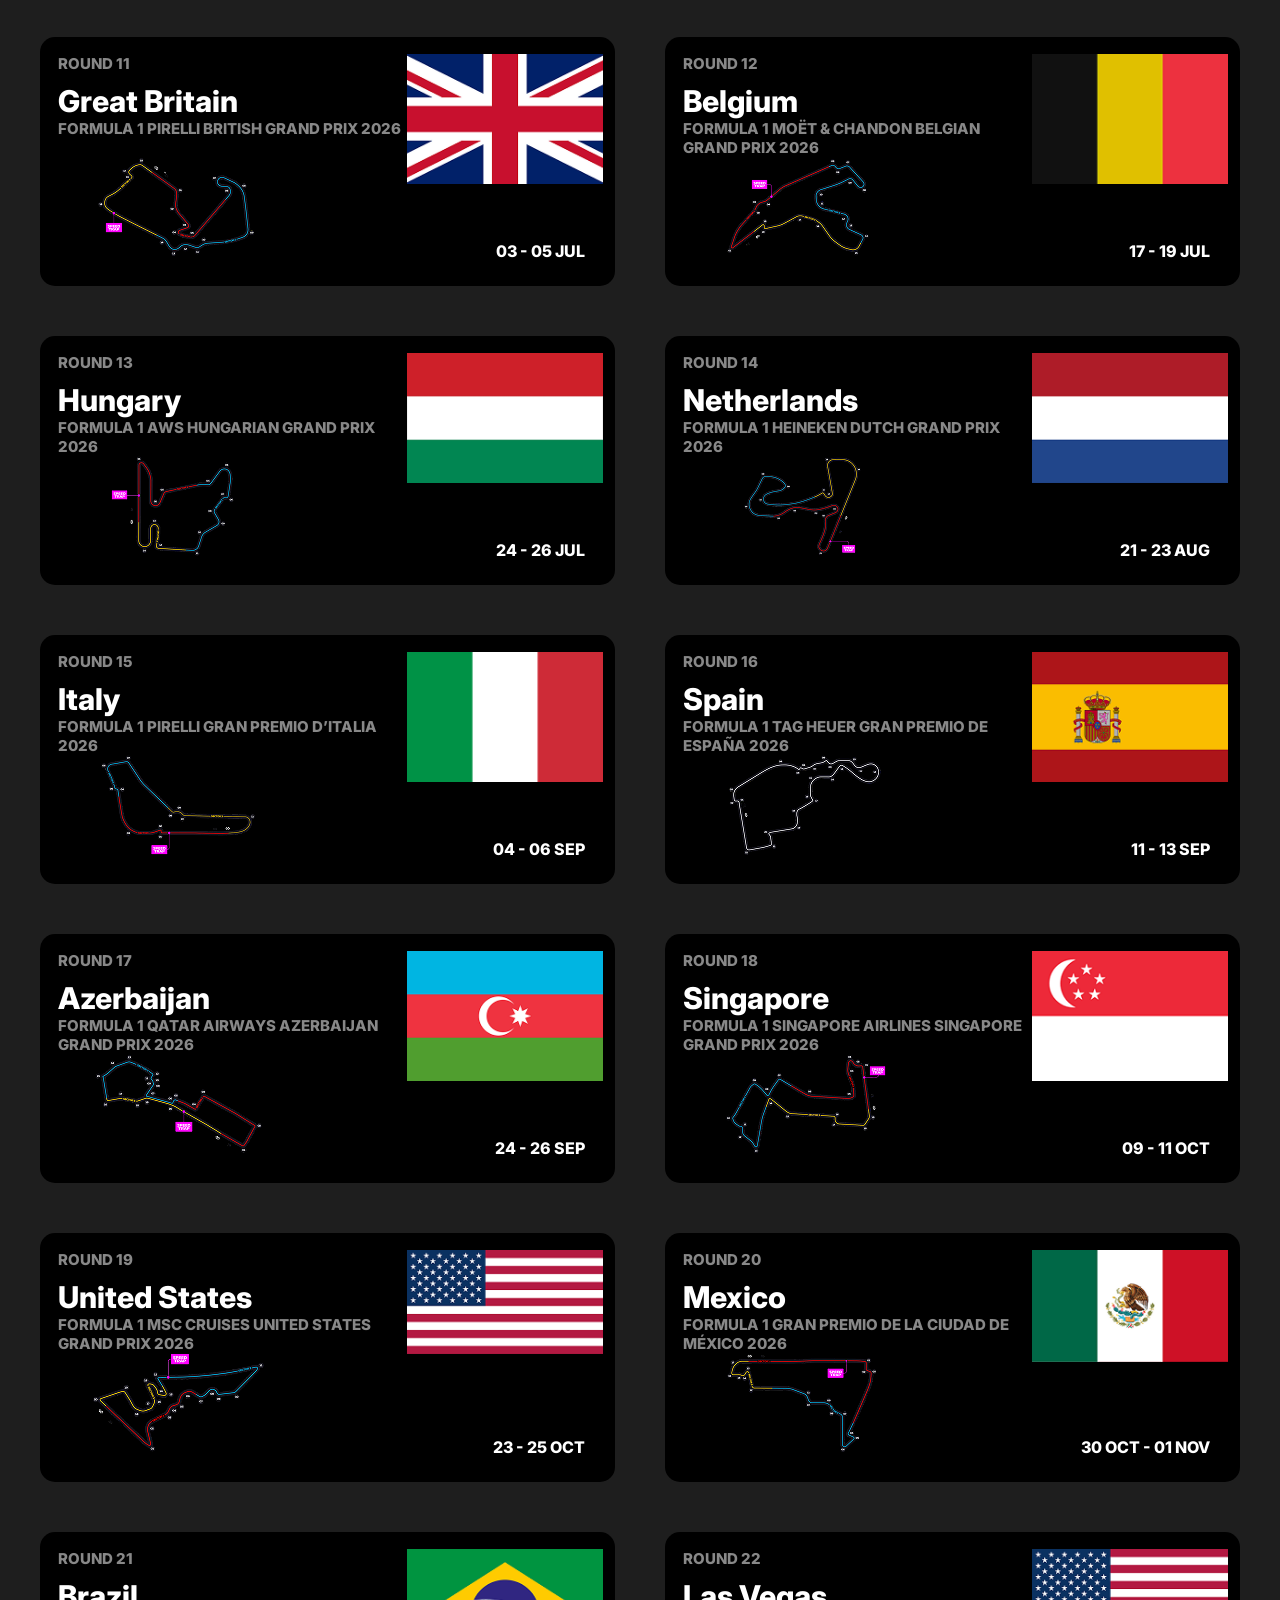
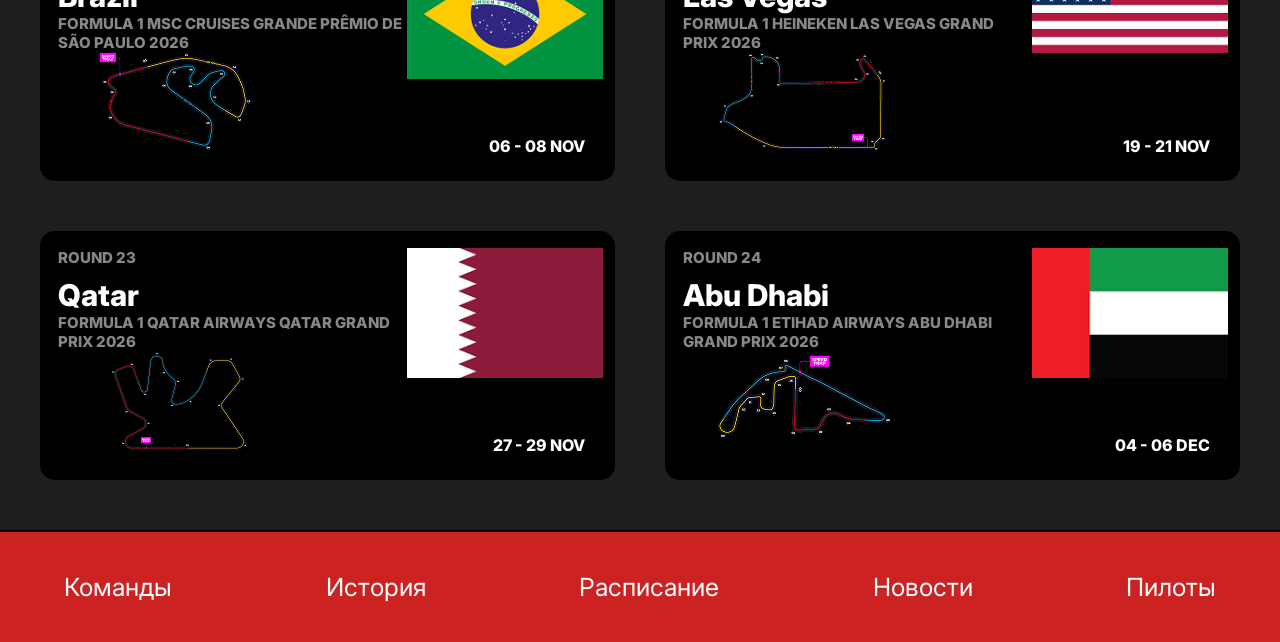
<file: html/schedule.html>
<!doctype html>
<html lang="en">

<head>
    <meta charset="UTF-8" />
    <meta name="viewport" content="width=device-width, initial-scale=1.0" />
    <title>Scedule</title>
    <link rel="stylesheet" href="../css/style1.css" />
    <link rel="preconnect" href="https://fonts.googleapis.com" />
    <link rel="preconnect" href="https://fonts.gstatic.com" crossorigin />
    <link
        href="https://fonts.googleapis.com/css2?family=Inter:ital,opsz,wght@0,14..32,100..900;1,14..32,100..900&family=Play:wght@400;700&display=swap"
        rel="stylesheet" />
</head>

<body>
    <div class="burger__btn open__btn">
        <img src="../images/burger/burger.svg" alt="">
    </div>
    <div class="burger__menu">
        <div class="burger__btn close__btn">
            <img src="../images/burger/cross.svg" alt="">
        </div>
        <p><a href="../html/teams.html">Команды</a></p>
        <p><a href="../html/history.html">История</a></p>
        <p><a href="../html/schedule.html">Расписание</a></p>
        <p><a href="../html/news.html">Новости</a></p>
        <p><a href="../html/pilots.html">Пилоты</a></p>
    </div>
    <header>
        <div class="wrapper header__wrapper">
            <div class="header__box">
                <p><a href="../html/teams.html">Команды</a></p>
                <p><a href="../html/history.html">История</a></p>
            </div>
            <h1><a href="../index.html" class="title-header">F1 Apex</a></h1>
            <div class="header__box">
                <p><a href="../html/schedule.html">Расписание</a></p>
                <p><a href="../html/news.html">Новости</a></p>
            </div>
        </div>
    </header>
    <main>
        <div class="container">
            <div class="bladic">
                <div class="box1">
                    <div class="column-l">
                        <div class="upper-div">
                            <p class="p-round">ROUND 1</p>
                            <h2 class="h2-title">Australia</h2>
                            <p class="p-title">FORMULA 1 QATAR AIRWAYS AUSTRALIAN GRAND PRIX 2026</p>
                        </div>
                        <div class="lower-div">
                            <img src="../images/tracks/t1.png" alt="Australia track" class="track">
                        </div>
                    </div>
                    <div class="column-r">
                        <img src="../images/flags/australia.png" alt="Australia flag" class="flag">
                        <h3 class="h3-date">06 - 08 MAR</h3>
                    </div>
                </div>
                <div class="box1">
                    <div class="column-l">
                        <div class="upper-div">
                            <p class="p-round">ROUND 2</p>
                            <h2 class="h2-title">China</h2>
                            <p class="p-title">FORMULA 1 HEINEKEN CHINESE GRAND PRIX 2026</p>
                        </div>
                        <div class="lower-div">
                            <img src="../images/tracks/t2.png" alt="China track" class="track">
                        </div>
                    </div>
                    <div class="column-r">
                        <img src="../images/flags/china.png" alt="China flag" class="flag">
                        <h3 class="h3-date">13 - 15 MAR</h3>
                    </div>
                </div>
                <div class="box1">
                    <div class="column-l">
                        <div class="upper-div">
                            <p class="p-round">ROUND 3</p>
                            <h2 class="h2-title">Japan</h2>
                            <p class="p-title">FORMULA 1 ARAMCO JAPANESE GRAND PRIX 2026</p>
                        </div>
                        <div class="lower-div">
                            <img src="../images/tracks/t3.png" alt="Japan track" class="track">
                        </div>
                    </div>
                    <div class="column-r">
                        <img src="../images/flags/japan.png" alt="Japan flag" class="flag"">
                        <h3 class=" h3-date">27 - 29 MAR</h3>
                    </div>
                </div>
                <div class="box1">
                    <div class="column-l">
                        <div class="upper-div">
                            <p class="p-round">ROUND 4</p>
                            <h2 class="h2-title">Bahrain</h2>
                            <p class="p-title">FORMULA 1 GULF AIR BAHRAIN GRAND PRIX 2026</p>
                        </div>
                        <div class="lower-div">
                            <img src="../images/tracks/t4.png" alt="Bahrain track" class="track">
                        </div>
                    </div>
                    <div class="column-r">
                        <img src="../images/flags/bahrain.png" alt="Bahrain flag" class="flag">
                        <h3 class="h3-date" style="color: rgba(255, 0, 0, 1);">10 - 12 APR</h3>
                    </div>
                </div>
                <div class="box1">
                    <div class="column-l">
                        <div class="upper-div">
                            <p class="p-round">ROUND 5</p>
                            <h2 class="h2-title">Saudi Arabia</h2>
                            <p class="p-title">FORMULA 1 STC SAUDI ARABIAN GRAND PRIX 2026</p>
                        </div>
                        <div class="lower-div">
                            <img src="../images/tracks/t5.png" alt="Saudia track" class="track">
                        </div>
                    </div>
                    <div class="column-r">
                        <img src="../images/flags/saudia.png" alt="Saudia flag" class="flag"">
                        <h3 class=" h3-date" style="color: rgba(255, 0, 0, 1);">17 - 19 APR</р>
                    </div>
                </div>
                <div class="box1">
                    <div class="column-l">
                        <div class="upper-div">
                            <p class="p-round">ROUND 6</p>
                            <h2 class="h2-title">Miami</h2>
                            <p class="p-title">FORMULA 1 CRYPTO.COM MIAMI GRAND PRIX 2026</p>
                        </div>
                        <div class="lower-div">
                            <img src="../images/tracks/t6.png" alt="USA track" class="track">
                        </div>
                    </div>
                    <div class="column-r">
                        <img src="../images/flags/usa.png" alt="US flag" class="flag">
                        <h3 class="h3-date">01 - 03 MAY</h3>
                    </div>
                </div>
                <div class="box1">
                    <div class="column-l">
                        <div class="upper-div">
                            <p class="p-round">ROUND 7</p>
                            <h2 class="h2-title">Canada</h2>
                            <p class="p-title">FORMULA 1 LENOVO GRAND PRIX DU CANADA 2026</p>
                        </div>
                        <div class="lower-div">
                            <img src="../images/tracks/t7.png" alt="Canada track" class="track">
                        </div>
                    </div>
                    <div class="column-r">
                        <img src="../images/flags/canada.png" alt="USA flag" class="flag">
                        <h3 class="h3-date">22 - 24 MAY</h3>
                    </div>
                </div>
                <div class="box1">
                    <div class="column-l">
                        <div class="upper-div">
                            <p class="p-round">ROUND 8</p>
                            <h2 class="h2-title">Monaco</h2>
                            <p class="p-title">FORMULA 1 LOUIS VUITTON GRAND PRIX DE MONACO 2026</p>
                        </div>
                        <div class="lower-div">
                            <img src="../images/tracks/t8.png" alt="Monaco track" class="track">
                        </div>
                    </div>
                    <div class="column-r">
                        <img src="../images/flags/monaco.png" alt="Monaco flag" class="flag">
                        <h3 class="h3-date">05 - 07 JUN</h3>
                    </div>
                </div>
                <div class="box1">
                    <div class="column-l">
                        <div class="upper-div">
                            <p class="p-round">ROUND 9</p>
                            <h2 class="h2-title">Barcelona-Catalunya</h2>
                            <p class="p-title">FORMULA 1 MSC CRUISES GRAN PREMIO DE BARCELONA-CATALUNYA 2026</p>
                        </div>
                        <div class="lower-div">
                            <img src="../images/tracks/t9.png" alt="Barcelona-Catalunya track" class="track">
                        </div>
                    </div>
                    <div class="column-r">
                        <img src="../images/flags/spain.png" alt="Spain flag" class="flag">
                        <h3 class="h3-date">12 - 14 JUN</h3>
                    </div>
                </div>
                <div class="box1">
                    <div class="column-l">
                        <div class="upper-div">
                            <p class="p-round">ROUND 10</p>
                            <h2 class="h2-title">Austria</h2>
                            <p class="p-title">FORMULA 1 LENOVO AUSTRIAN GRAND PRIX 2026</p>
                        </div>
                        <div class="lower-div">
                            <img src="../images/tracks/t10.png" alt="Austria track" class="track">
                        </div>
                    </div>
                    <div class="column-r">
                        <img src="../images/flags/austria.png" alt="Austria flag" class="flag">
                        <h3 class="h3-date">26 - 28 JUN</h3>
                    </div>
                </div>
                <div class="box1">
                    <div class="column-l">
                        <div class="upper-div">
                            <p class="p-round">ROUND 11</p>
                            <h2 class="h2-title">Great Britain</h2>
                            <p class="p-title">FORMULA 1 PIRELLI BRITISH GRAND PRIX 2026</p>
                        </div>
                        <div class="lower-div">
                            <img src="../images/tracks/t11.png" alt="UK track" class="track">
                        </div>
                    </div>
                    <div class="column-r">
                        <img src="../images/flags/uk.png" alt="UK flag" class="flag">
                        <h3 class="h3-date">03 - 05 JUL</h3>
                    </div>
                </div>
                <div class="box1">
                    <div class="column-l">
                        <div class="upper-div">
                            <p class="p-round">ROUND 12</p>
                            <h2 class="h2-title">Belgium</h2>
                            <p class="p-title">FORMULA 1 MOËT & CHANDON BELGIAN GRAND PRIX 2026</p>
                        </div>
                        <div class="lower-div">
                            <img src="../images/tracks/t12.png" alt="Belgium track" class="track">
                        </div>
                    </div>
                    <div class="column-r">
                        <img src="../images/flags/belgium.png" alt="Belgium flag" class="flag">
                        <h3 class="h3-date">17 - 19 JUL</h3>
                    </div>
                </div>
                <div class="box1">
                    <div class="column-l">
                        <div class="upper-div">
                            <p class="p-round">ROUND 13</p>
                            <h2 class="h2-title">Hungary</h2>
                            <p class="p-title">FORMULA 1 AWS HUNGARIAN GRAND PRIX 2026</p>
                        </div>
                        <div class="lower-div">
                            <img src="../images/tracks/t13.png" alt="Hungary track" class="track">
                        </div>
                    </div>
                    <div class="column-r">
                        <img src="../images/flags/hungary.png" alt="Hungary flag" class="flag">
                        <h3 class="h3-date">24 - 26 JUL</h3>
                    </div>
                </div>
                <div class="box1">
                    <div class="column-l">
                        <div class="upper-div">
                            <p class="p-round">ROUND 14</p>
                            <h2 class="h2-title">Netherlands</h2>
                            <p class="p-title">FORMULA 1 HEINEKEN DUTCH GRAND PRIX 2026</p>
                        </div>
                        <div class="lower-div">
                            <img src="../images/tracks/t14.png" alt="Netherlands track" class="track">
                        </div>
                    </div>
                    <div class="column-r">
                        <img src="../images/flags/netherlands.png" alt="Netherlands flag" class="flag">
                        <h3 class="h3-date">21 - 23 AUG</h3>
                    </div>
                </div>
                <div class="box1">
                    <div class="column-l">
                        <div class="upper-div">
                            <p class="p-round">ROUND 15</p>
                            <h2 class="h2-title">Italy</h2>
                            <p class="p-title">FORMULA 1 PIRELLI GRAN PREMIO D’ITALIA 2026</p>
                        </div>
                        <div class="lower-div">
                            <img src="../images/tracks/t15.png" alt="Italy track" class="track">
                        </div>
                    </div>
                    <div class="column-r">
                        <img src="../images/flags/italy.png" alt="Italy flag" class="flag">
                        <h3 class="h3-date">04 - 06 SEP</h3>
                    </div>
                </div>
                <div class="box1">
                    <div class="column-l">
                        <div class="upper-div">
                            <p class="p-round">ROUND 16</p>
                            <h2 class="h2-title">Spain</h2>
                            <p class="p-title">FORMULA 1 TAG HEUER GRAN PREMIO DE ESPAÑA 2026</p>
                        </div>
                        <div class="lower-div">
                            <img src="../images/tracks/t16.png" alt="Spain track" class="track">
                        </div>
                    </div>
                    <div class="column-r">
                        <img src="../images/flags/spain.png" alt="Spain flag" class="flag">
                        <h3 class="h3-date">11 - 13 SEP</h3>
                    </div>
                </div>
                <div class="box1">
                    <div class="column-l">
                        <div class="upper-div">
                            <p class="p-round">ROUND 17</p>
                            <h2 class="h2-title">Azerbaijan</h1>
                                <p class="p-title">FORMULA 1 QATAR AIRWAYS AZERBAIJAN GRAND PRIX 2026</p>
                        </div>
                        <div class="lower-div">
                            <img src="../images/tracks/t17.png" alt="Azerbaijan track" class="track">
                        </div>
                    </div>
                    <div class="column-r">
                        <img src="../images/flags/azerbaijan.png" alt="Azerbaijan flag" class="flag">
                        <h3 class="h3-date">24 - 26 SEP</h3>
                    </div>
                </div>
                <div class="box1">
                    <div class="column-l">
                        <div class="upper-div">
                            <p class="p-round">ROUND 18</p>
                            <h2 class="h2-title">Singapore</h2>
                            <p class="p-title">FORMULA 1 SINGAPORE AIRLINES SINGAPORE GRAND PRIX 2026</p>
                        </div>
                        <div class="lower-div">
                            <img src="../images/tracks/t18.png" alt="Singapore track" class="track">
                        </div>
                    </div>
                    <div class="column-r">
                        <img src="../images/flags/singapore.png" alt="Singapore flag" class="flag">
                        <h3 class="h3-date">09 - 11 OCT</h3>
                    </div>
                </div>
                <div class="box1">
                    <div class="column-l">
                        <div class="upper-div">
                            <p class="p-round">ROUND 19</p>
                            <h2 class="h2-title">United States</h2>
                            <p class="p-title">FORMULA 1 MSC CRUISES UNITED STATES GRAND PRIX 2026</p>
                        </div>
                        <div class="lower-div">
                            <img src="../images/tracks/t19.png" alt="United States track" class="track">
                        </div>
                    </div>
                    <div class="column-r">
                        <img src="../images/flags/usa.png" alt="US flag" class="flag">
                        <h3 class="h3-date">23 - 25 OCT</h3>
                    </div>
                </div>
                <div class="box1">
                    <div class="column-l">
                        <div class="upper-div">
                            <p class="p-round">ROUND 20</p>
                            <h2 class="h2-title">Mexico</h2>
                            <p class="p-title">FORMULA 1 GRAN PREMIO DE LA CIUDAD DE MÉXICO 2026</p>
                        </div>
                        <div class="lower-div">
                            <img src="../images/tracks/t20.png" alt="Mexico track" class="track">
                        </div>
                    </div>
                    <div class="column-r">
                        <img src="../images/flags/mexico.png" alt="Mexico flag" class="flag">
                        <h3 class="h3-date">30 OCT - 01 NOV</h3>
                    </div>
                </div>
                <div class="box1">
                    <div class="column-l">
                        <div class="upper-div">
                            <p class="p-round">ROUND 21</p>
                            <h2 class="h2-title">Brazil</h2>
                            <p class="p-title">FORMULA 1 MSC CRUISES GRANDE PRÊMIO DE SÃO PAULO 2026</p>
                        </div>
                        <div class="lower-div">
                            <img src="../images/tracks/t21.png" alt="Brazil track" class="track">
                        </div>
                    </div>
                    <div class="column-r">
                        <img src="../images/flags/brazil.png" alt="Brazil flag" class="flag">
                        <h3 class="h3-date">06 - 08 NOV</h3>
                    </div>
                </div>
                <div class="box1">
                    <div class="column-l">
                        <div class="upper-div">
                            <p class="p-round">ROUND 22</p>
                            <h2 class="h2-title">Las Vegas</h2>
                            <p class="p-title">FORMULA 1 HEINEKEN LAS VEGAS GRAND PRIX 2026</p>
                        </div>
                        <div class="lower-div">
                            <img src="../images/tracks/t22.png" alt="Las Vegas track" class="track">
                        </div>
                    </div>
                    <div class="column-r">
                        <img src="../images/flags/usa.png" alt="US flag" class="flag">
                        <h3 class="h3-date">19 - 21 NOV</h3>
                    </div>
                </div>
                <div class="box1">
                    <div class="column-l">
                        <div class="upper-div">
                            <p class="p-round">ROUND 23</p>
                            <h2 class="h2-title">Qatar</h2>
                            <p class="p-title">FORMULA 1 QATAR AIRWAYS QATAR GRAND PRIX 2026</p>
                        </div>
                        <div class="lower-div">
                            <img src="../images/tracks/t23.png" alt="Qatar track" class="track">
                        </div>
                    </div>
                    <div class="column-r">
                        <img src="../images/flags/qatar.png" alt="Qatar flag" class="flag">
                        <h3 class="h3-date">27 - 29 NOV</h3>
                    </div>
                </div>
                <div class="box1">
                    <div class="column-l">
                        <div class="upper-div">
                            <p class="p-round">ROUND 24</p>
                            <h2 class="h2-title">Abu Dhabi</h2>
                            <p class="p-title">FORMULA 1 ETIHAD AIRWAYS ABU DHABI GRAND PRIX 2026</p>
                        </div>
                        <div class="lower-div">
                            <img src="../images/tracks/t24.png" alt="Abu Dhabi track" class="track">
                        </div>
                    </div>
                    <div class="column-r">
                        <img src="../images/flags/uae.png" alt="Abu Dhabi flag" class="flag">
                        <h3 class="h3-date">04 - 06 DEC</h3>
                    </div>
                </div>
            </div>
        </div>
    </main>
    <footer>
        <div class="wrapper footer__wrapper">
            <p><a href="../html/teams.html">Команды</a></p>
            <p><a href="../html/history.html">История</a></p>
            <p><a href="../html/schedule.html">Расписание</a></p>
            <p><a href="../html/news.html">Новости</a></p>
            <p><a href="../html/pilots.html">Пилоты</a></p>
        </div>
    </footer>
    <script src="../scripts/main.js"></script>
</body>

</html>
</file>
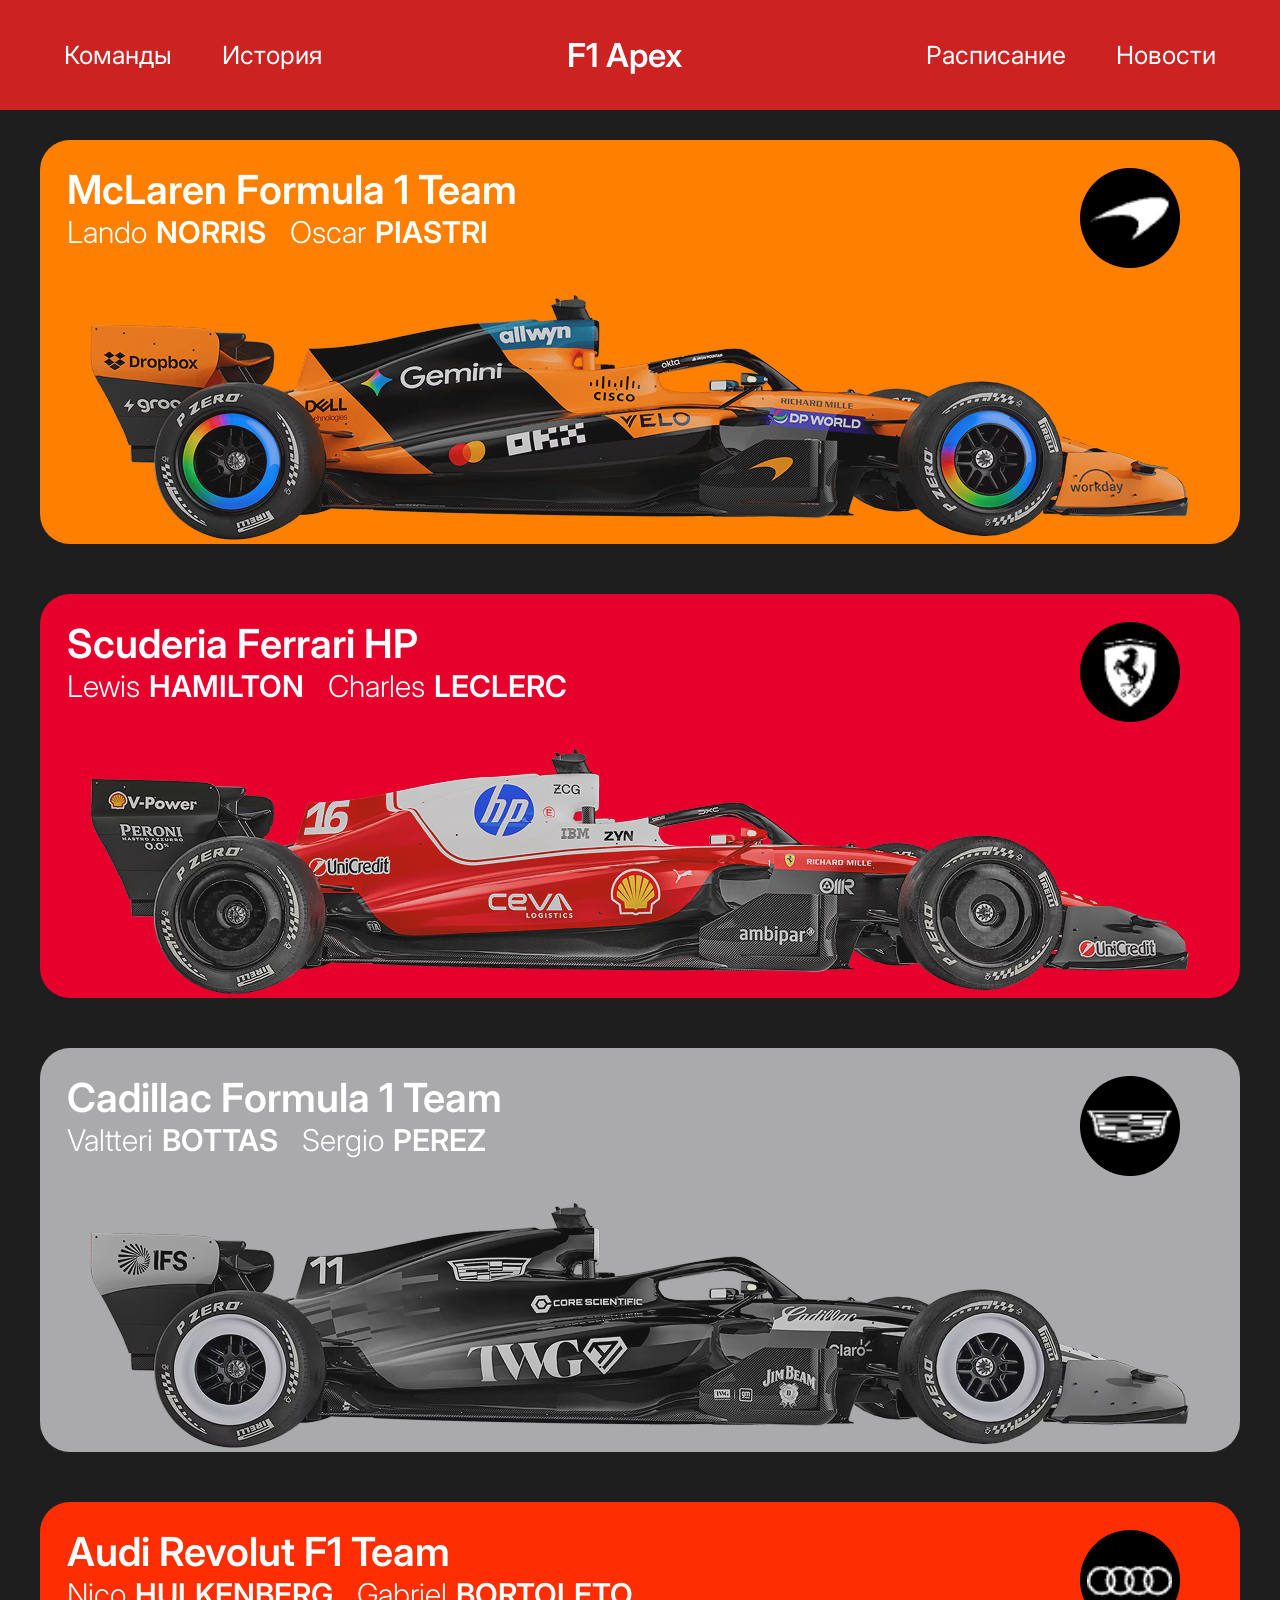
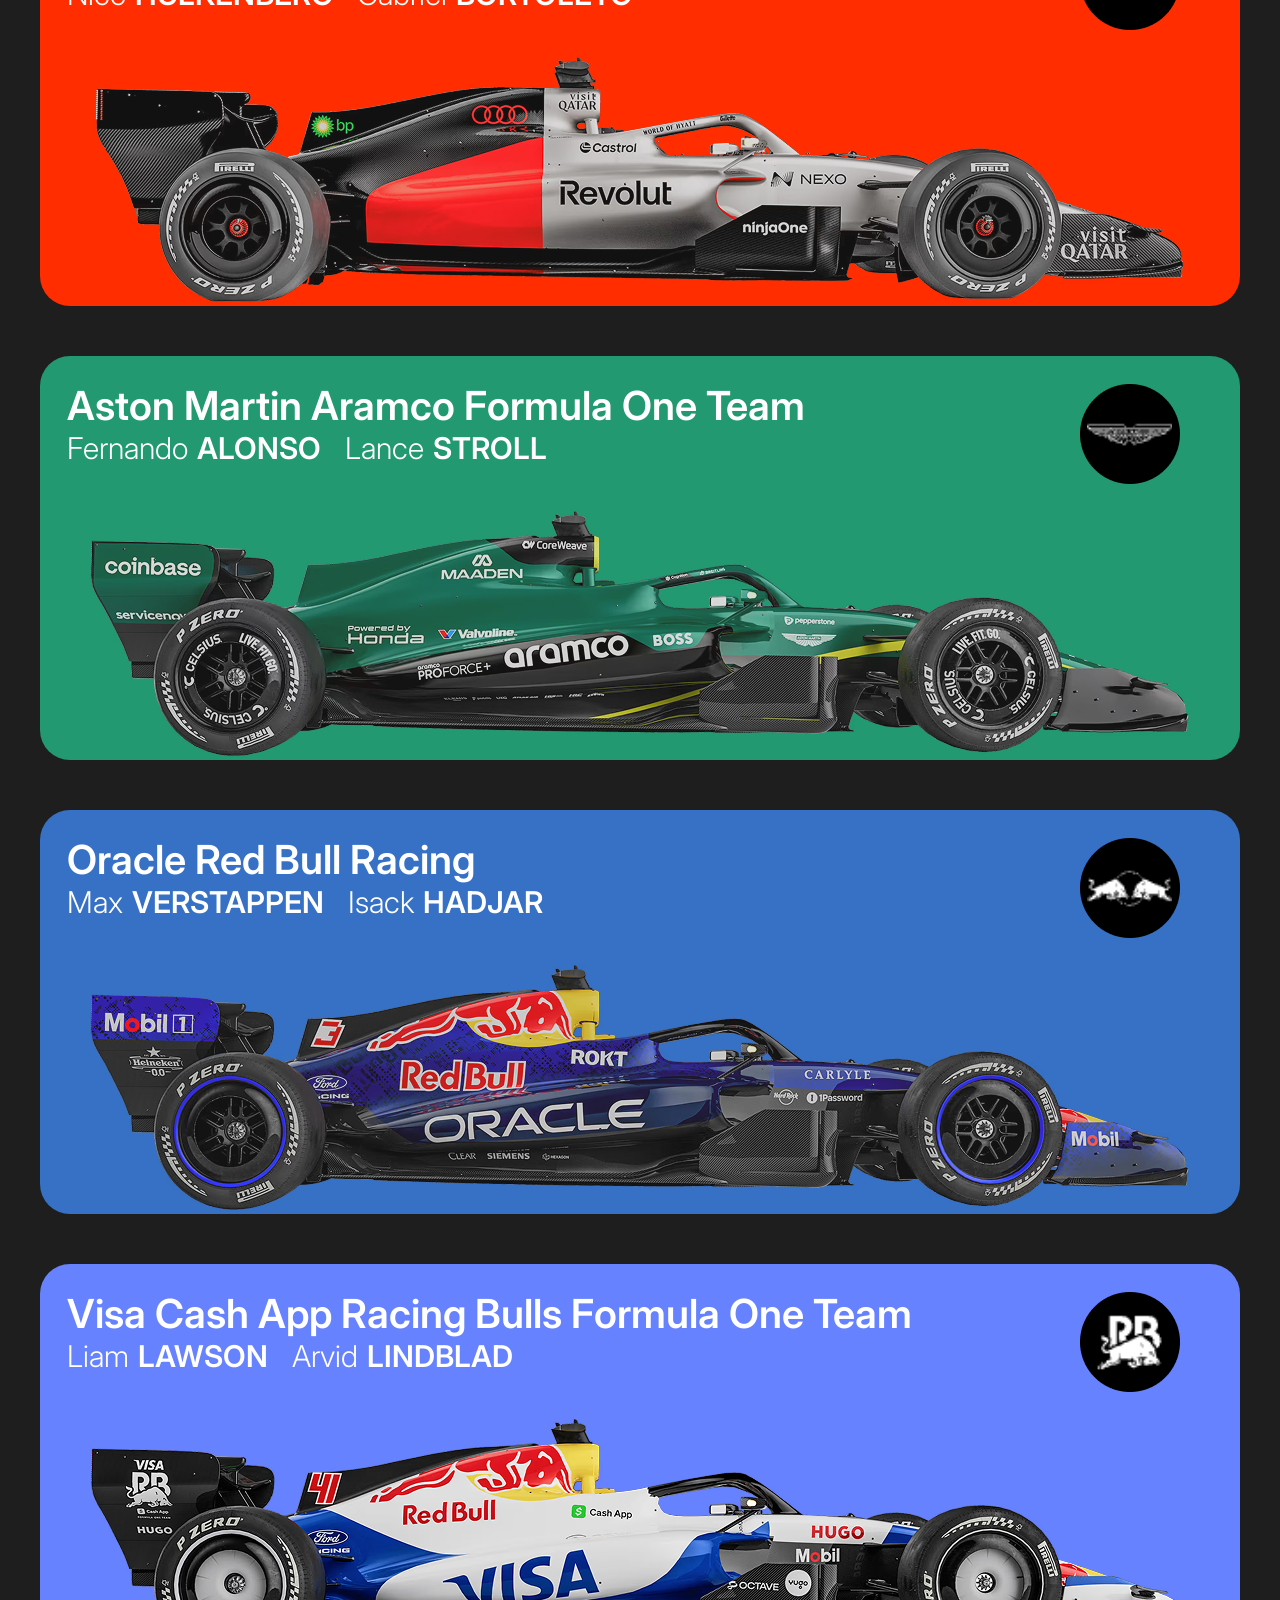
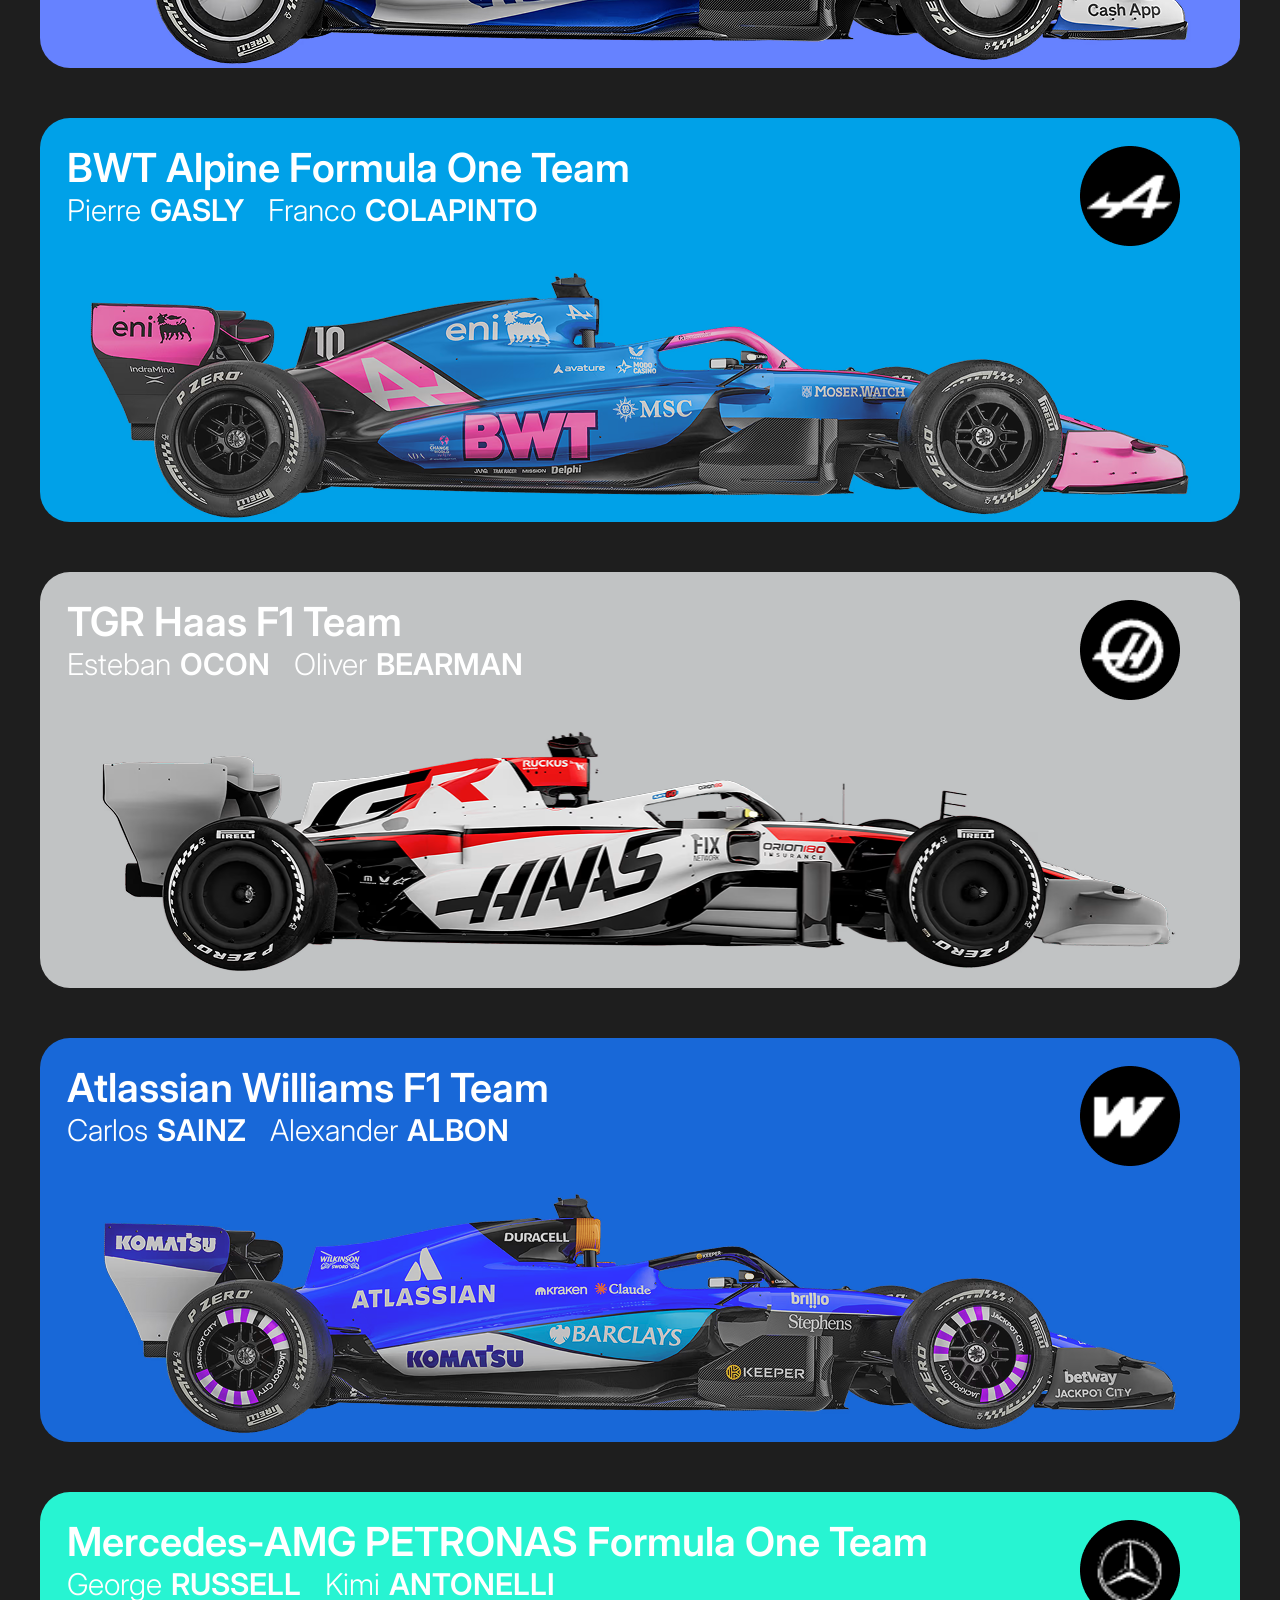
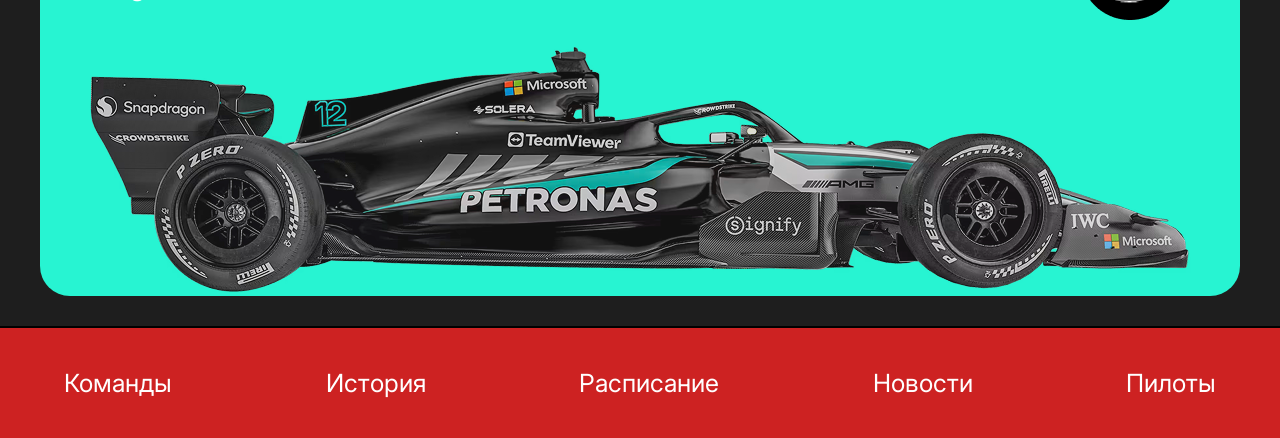
<file: html/teams.html>
<!doctype html>
<html lang="en">

<head>
  <meta charset="UTF-8" />
  <meta name="viewport" content="width=device-width, initial-scale=1.0" />
  <title>Teams</title>
  <link rel="stylesheet" href="../css/style2.css" />
  <link rel="preconnect" href="https://fonts.googleapis.com" />
  <link rel="preconnect" href="https://fonts.gstatic.com" crossorigin />
  <link
    href="https://fonts.googleapis.com/css2?family=Inter:ital,opsz,wght@0,14..32,100..900;1,14..32,100..900&family=Play:wght@400;700&display=swap"
    rel="stylesheet" />
</head>

<body>
    <div class="burger__btn open__btn">
        <img src="../images/burger/burger.svg" alt="">
    </div>
    <div class="burger__menu">
        <div class="burger__btn close__btn">
            <img src="../images/burger/cross.svg" alt="">
        </div>
        <p><a href="../html/teams.html">Команды</a></p>
        <p><a href="../html/history.html">История</a></p>
        <p><a href="../html/schedule.html">Расписание</a></p>
        <p><a href="../html/news.html">Новости</a></p>
        <p><a href="../html/pilots.html">Пилоты</a></p>
    </div>
    <header>
        <div class="wrapper header__wrapper">
            <div class="header__box">
                <p><a href="../html/teams.html">Команды</a></p>
                <p><a href="../html/history.html">История</a></p>
            </div>
            <h1><a href="../index.html" class="title-header">F1 Apex</a></h1>
            <div class="header__box">
                <p><a href="../html/schedule.html">Расписание</a></p>
                <p><a href="../html/news.html">Новости</a></p>
            </div>
        </div>
    </header>
  <main>
    <div class="container">
      <div class="box1">
        <div class="upper-div">
          <div class="main-text">
            <h1 class="title">McLaren Formula 1 Team</h1>
            <p class="driver-names">
              <span class="light">Lando</span>
              <span class="bold">NORRIS</span>
              <span class="light">Oscar</span>
              <span class="bold">PIASTRI</span>
            </p>
          </div>
          <div class="logo">
            <img src="../images/logos/ellipse.png" alt="Background" class="background-logo" />
            <img src="../images/logos/2026mclarenlogowhite.png" alt="Logo" class="front-logo" />
          </div>
        </div>
        <div class="lower-div">
          <img src="../images/cars/mclaren.png" alt="mclaren-car" class="car-img" />
        </div>
      </div>

      <div class="box2">
        <div class="upper-div">
          <div class="main-text">
            <h1 class="title">Scuderia Ferrari HP</h1>
            <p class="driver-names">
              <span class="light">Lewis</span>
              <span class="bold">HAMILTON</span>
              <span class="light">Charles</span>
              <span class="bold">LECLERC</span>
            </p>
          </div>
          <div class="logo">
            <img src="../images/logos/ellipse.png" alt="Background" class="background-logo" />
            <img src="../images/logos/2026ferrarilogowhite.png" alt="Logo" class="front-logo" />
          </div>
        </div>
        <div class="lower-div">
          <img src="../images/cars/ferrari.png" alt="ferrari-car" class="car-img" />
        </div>
      </div>

      <div class="box3">
        <div class="upper-div">
          <div class="main-text">
            <h1 class="title">Cadillac Formula 1 Team</h1>
            <p class="driver-names">
              <span class="light">Valtteri</span>
              <span class="bold">BOTTAS</span>
              <span class="light">Sergio</span>
              <span class="bold">PEREZ</span>
            </p>
          </div>
          <div class="logo">
            <img src="../images/logos/ellipse.png" alt="Background" class="background-logo" />
            <img src="../images/logos/2026cadillaclogowhite.png" alt="Logo" class="front-logo" />
          </div>
        </div>
        <div class="lower-div">
          <img src="../images/cars/cadillac.png" alt="cadillac-car" class="car-img" />
        </div>
      </div>

      <div class="box4">
        <div class="upper-div">
          <div class="main-text">
            <h1 class="title">Audi Revolut F1 Team</h1>
            <p class="driver-names">
              <span class="light">Nico</span>
              <span class="bold">HULKENBERG</span>
              <span class="light">Gabriel</span>
              <span class="bold">BORTOLETO</span>
            </p>
          </div>
          <div class="logo">
            <img src="../images/logos/ellipse.png" alt="Background" class="background-logo" />
            <img src="../images/logos/2026audilogowhite.png" alt="Logo" class="front-logo" />
          </div>
        </div>
        <div class="lower-div">
          <img src="../images/cars/audi.png" alt="audi-car" class="car-img" />
        </div>
      </div>

      <div class="box5">
        <div class="upper-div">
          <div class="main-text">
            <h1 class="title">Aston Martin Aramco Formula One Team</h1>
            <p class="driver-names">
              <span class="light">Fernando</span>
              <span class="bold">ALONSO</span>
              <span class="light">Lance</span>
              <span class="bold">STROLL</span>
            </p>
          </div>
          <div class="logo">
            <img src="../images/logos/ellipse.png" alt="Background" class="background-logo" />
            <img src="../images/logos/2026astonmartinlogowhite.png" alt="Logo" class="front-logo" />
          </div>
        </div>
        <div class="lower-div">
          <img src="../images/cars/astonMartin.png" alt="astonMartin-car" class="car-img" />
        </div>
      </div>

      <div class="box6">
        <div class="upper-div">
          <div class="main-text">
            <h1 class="title">Oracle Red Bull Racing</h1>
            <p class="driver-names">
              <span class="light">Max</span>
              <span class="bold">VERSTAPPEN</span>
              <span class="light">Isack</span>
              <span class="bold">HADJAR</span>
            </p>
          </div>
          <div class="logo">
            <img src="../images/logos/ellipse.png" alt="Background" class="background-logo" />
            <img src="../images/logos/2026redbullracinglogowhite.png" alt="Logo" class="front-logo" />
          </div>
        </div>
        <div class="lower-div">
          <img src="../images/cars/redBull.png" alt="redBull-car" class="car-img" />
        </div>
      </div>

      <div class="box7">
        <div class="upper-div">
          <div class="main-text">
            <h1 class="title">Visa Cash App Racing Bulls Formula One Team</h1>
            <p class="driver-names">
              <span class="light">Liam</span>
              <span class="bold">LAWSON</span>
              <span class="light">Arvid</span>
              <span class="bold">LINDBLAD</span>
            </p>
          </div>
          <div class="logo">
            <img src="../images/logos/ellipse.png" alt="Background" class="background-logo" />
            <img src="../images/logos/2026racingbullslogowhite.png" alt="Logo" class="front-logo" />
          </div>
        </div>
        <div class="lower-div">
          <img src="../images/cars/racingBulls.png" alt="racingBulls-car" class="car-img" />
        </div>
      </div>

      <div class="box8">
        <div class="upper-div">
          <div class="main-text">
            <h1 class="title">BWT Alpine Formula One Team</h1>
            <p class="driver-names">
              <span class="light">Pierre</span>
              <span class="bold">GASLY</span>
              <span class="light">Franco</span>
              <span class="bold">COLAPINTO</span>
            </p>
          </div>
          <div class="logo">
            <img src="../images/logos/ellipse.png" alt="Background" class="background-logo" />
            <img src="../images/logos/2026alpinelogowhite.png" alt="Logo" class="front-logo" />
          </div>
        </div>
        <div class="lower-div">
          <img src="../images/cars/alpine.png" alt="alpine-car" class="car-img" />
        </div>
      </div>

      <div class="box9">
        <div class="upper-div">
          <div class="main-text">
            <h1 class="title">TGR Haas F1 Team</h1>
            <p class="driver-names">
              <span class="light">Esteban</span>
              <span class="bold">OCON</span>
              <span class="light">Oliver</span>
              <span class="bold">BEARMAN</span>
            </p>
          </div>
          <div class="logo">
            <img src="../images/logos/ellipse.png" alt="Background" class="background-logo" />
            <img src="../images/logos/2026haasf1teamlogowhite.png" alt="Logo" class="front-logo" />
          </div>
        </div>
        <div class="lower-div">
          <img src="../images/cars/haas.png" alt="haas-car" class="car-img" />
        </div>
      </div>

      <div class="box10">
        <div class="upper-div">
          <div class="main-text">
            <h1 class="title">Atlassian Williams F1 Team</h1>
            <p class="driver-names">
              <span class="light">Carlos</span>
              <span class="bold">SAINZ</span>
              <span class="light">Alexander</span>
              <span class="bold">ALBON</span>
            </p>
          </div>
          <div class="logo">
            <img src="../images/logos/ellipse.png" alt="Background" class="background-logo" />
            <img src="../images/logos/2026williamslogowhite.png" alt="Logo" class="front-logo" />
          </div>
        </div>
        <div class="lower-div">
          <img src="../images/cars/williams.png" alt="williams-car" class="car-img" />
        </div>
      </div>

      <div class="box11">
        <div class="upper-div">
          <div class="main-text">
            <h1 class="title">Mercedes-AMG PETRONAS Formula One Team</h1>
            <p class="driver-names">
              <span class="light">George</span>
              <span class="bold">RUSSELL</span>
              <span class="light">Kimi</span>
              <span class="bold">ANTONELLI</span>
            </p>
          </div>
          <div class="logo">
            <img src="../images/logos/ellipse.png" alt="Background" class="background-logo" />
            <img src="../images/logos/2026mercedeslogowhite.png" alt="Logo" class="front-logo" />
          </div>
        </div>
        <div class="lower-div">
          <img src="../images/cars/mercedes.png" alt="mercedes-car" class="car-img" />
        </div>
      </div>
    </div>
  </main>
    <footer>
        <div class="wrapper footer__wrapper">
            <p><a href="../html/teams.html">Команды</a></p>
            <p><a href="../html/history.html">История</a></p>
            <p><a href="../html/schedule.html">Расписание</a></p>
            <p><a href="../html/news.html">Новости</a></p>
            <p><a href="../html/pilots.html">Пилоты</a></p>
        </div>
    </footer>
    <script src="../scripts/main.js"></script>
</body>

</html>
</file>
<file: style.css>
* {
  font-family: Arial, sans-serif;
  margin: 0;
  box-sizing: border-box;
}

a {
  text-decoration: none;
  color: white;
}

.custom-emoji {
  font-family: "MyEmojiFont";
}

body {
  background-color: rgb(205, 34, 34);
}

.wrapper {
  margin: 0 auto;
  max-width: 1360px;
  @media (max-width: 1450px) {
    max-width: 90%;
  }
}

.burger__btn{
  display: flex;
  justify-content: center;
  align-items: center;
  padding: 5px;
  background-color: rgba(0, 0, 0, 0.212);
  backdrop-filter: blur(20px);
  border-radius: 10px;
  position:fixed;
  right: 30px;
  top: 30px;
  img{
    height: 50px;
  }
  display: none;
  @media (max-width: 900px){
    display: flex;
  }
}

.open__btn{
  z-index: 99;
}

.burger__menu{
  position: fixed;
  background-color: rgb(205, 34, 34);
  height: 100vh;
  width: 100vw;
  z-index: 100;
  display: flex;
  justify-content: center;
  align-items: center;
  flex-direction: column;
  gap: 10%;
  color: white;
  font-size: 30px;
  transform: translateX(-100vw);
  transition: transform 0.3s ease-in-out;
}

.open {
  transform: translateX(0vw);
}

header {
  background-color: rgb(205, 34, 34);
  color: white;
  border-bottom: 2px solid black;
  a {
    color: white;
  }
}
.title-header{
  font-size: 33px;
  font-weight: 600;
}

.header__wrapper {
  height: 110px;
  display: flex;
  justify-content: space-between;
  align-items: center;
  position: relative;
  h1 {
    position: absolute;
    left: 50%;
    transform: translateX(-50%);
    margin: 0;
  }
}
.header__box {
  display: flex;
  justify-content: space-between;
  font-size: 25px;
  gap: 50px;
  @media (max-width: 900px) {
    display: none;
  }
}

main {
  background-color: #d0d0d0;
}
.clock {
  border-bottom: 2px solid black;
}
.clock__block {
  height: 110px;
  display: flex;
  justify-content: space-between;
  align-items: center;
  font-size: 25px;
}
.clock__time {
  font-weight: 700;
}

.main {
  padding: 100px 0 100px 0;
  @media (max-width: 900px) {
    padding: 50px 0 50px 0;
  }
}
.main__wrapper {
  display: flex;
  justify-content: space-between;
  align-items: stretch;
  gap: 20px;
  @media (max-width: 900px) {
    flex-direction: column;
  }
}
.left__block {
  display: flex;
  flex-direction: column;
  gap: 20px;
  width: 50%;
  h2 {
    text-align: center;
  }
  @media (max-width: 900px) {
    width: 100%;
  }
}
.main__block {
  background: white;
  border: solid 2px black;
  border-radius: 5px;
  padding: 20px;
  display: flex;
  flex-direction: column;
  gap: 20px;
  p {
    font-size: 20px;
    line-height: 26px;
  }
}
.right__block .main__block {
  height: 100%;
}

.video{
  font-weight: 600;
  padding-top: 10%;
  padding-left: 12%;
}

footer {
  border-top: 2px solid black;
  background-color: rgb(205, 34, 34);
  color: white;
}
.footer__wrapper {
  height: 110px;
  display: flex;
  justify-content: space-between;
  align-items: center;
  gap: 60px;
  font-size: 25px;
  @media (max-width: 900px) {
    height: auto;
    flex-direction: column;
    gap: 30px;
    padding: 40px;
  }
}

.clocke {
  width: 60px;
  height: 60px;
  border: 2px solid black;
  border-radius: 50%;
  position: relative;
  margin: 50px auto;
}
.hand {
  position: absolute;
  bottom: 50%;
  left: 50%;
  transform-origin: bottom;
  background-color: black;
  border-radius: 10px;
}
.hour {
  width: 4px;
  height: 30%;
}
.minute {
  width: 4px;
  height: 40%;
}
.center-dot {
  position: absolute;
  width: 5px;
  height: 5px;
  background-color: black;
  border-radius: 50%;
  top: 50%;
  left: 50%;
  transform: translate(-50%, -50%);
}

.pilots {
  display: grid;
  grid-template-columns: repeat(auto-fit, minmax(250px, 1fr));
  gap: 20px;
  width: 100%;
}
.driver-card {
  background-color: rgb(205, 34, 34);
  color: white;
  padding: 10px;
  border-radius: 5px;
  transition: all 0.3s ease-in-out;
  button {
    margin-top: 5px;
    border: none;
    padding: 5px 10px;
    border-radius: 5px;
  }
  a {
    color: black;
  }
}
.driver-card:hover {
  transform: scale(1.15);
  box-shadow: 0px 0px 10px 3px rgba(0, 0, 0, 0.215);
  a {
    color: black;
  }
}

.image__block {
  @media (max-width: 900px) {
    iframe {
      width: 100%;
    }
  }
}
</file>
<file: css/history.css>
*{
    margin: 0;
    padding: 0;
    box-sizing: border-box;
}

body{
      font-family: "Inter", sans-serif;
}

.wrapper{
  margin: 0 auto;
  max-width: 1360px;
  @media (max-width: 1450px) {
    max-width: 90%;
  }
}

.burger__btn{
  display: flex;
  justify-content: center;
  align-items: center;
  padding: 5px;
  background-color: rgba(0, 0, 0, 0.212);
  backdrop-filter: blur(20px);
  border-radius: 10px;
  position:fixed;
  right: 30px;
  top: 30px;
  img{
    height: 50px;
  }
  display: none;
  @media (max-width: 900px){
    display: flex;
  }
}

.open__btn{
  z-index: 99;
}

.burger__menu{
  position: fixed;
  background-color: rgb(205, 34, 34);
  height: 100vh;
  width: 100vw;
  z-index: 100;
  display: flex;
  justify-content: center;
  align-items: center;
  flex-direction: column;
  gap: 10%;
  color: white;
  font-size: 30px;
  transform: translateX(-100vw);
  transition: transform 0.3s ease-in-out;
}

.open{
  transform: translateX(0vw);
}

header{
  background-color: rgb(205, 34, 34);
  color: white;
  border-bottom: 2px solid black;
}
.title-header{
  font-size: 33px;
  font-weight: 600;
}

.title-page{
  color: white;
  font-weight: 600;
}

.header__wrapper{
  height: 110px;
  display: flex;
  justify-content: space-between;
  align-items: center;
  position: relative;
  h1 {
    position: absolute;
    left: 50%;
    transform: translateX(-50%);
    margin: 0;
  }
}
.header__box{
  display: flex;
  justify-content: space-between;
  font-size: 25px;
  gap: 50px;
  @media (max-width: 900px) {
    display: none;
  }
}




.container{
    max-width: 1300px;
    margin: 0 auto;
}

.F1{
    font-size: 30px;
}


ul{
    display: flex;
    justify-content: space-around;
    list-style: none;
    text-align: center;
    align-items: center;
}
a{
    text-decoration: none;
    color: white;
}

h1{
text-align: center;
margin-bottom: 15px;
font-family: "Inter", sans-serif;
font-weight: 400;
font-size: 20px;
line-height: 100%;
}

h2{
    margin-bottom: 10px;
    font-family: "Inter", sans-serif;
font-weight: 400;
font-size: 20px;
line-height: 100%;
}

main{
padding: 20px;
background-color: rgb(154, 154, 154);

}

img{
width: 100%;
}

.one{
    margin-bottom: 10px;
}

p{
    text-align: left;
    margin-bottom: 10px;
    font-family: "Inter", sans-serif;
font-weight: 400;
font-size: 20px;
line-height: 100%;
}


/* font-family: "Inter", sans-serif;
font-weight: 400;
font-size: 20px;
line-height: 100%; */








.Hist{
    width: 32%;
    border: 4px solid black;
    border-radius: 5px;
    padding: 10px;
    background-color: whitesmoke;
    min-height: 1039px;
}



.main{
    display: flex;
    flex-wrap: wrap;
    justify-content: space-between;
    text-align: center;
}



footer{
  border-top: 2px solid black;
  background-color: rgb(205, 34, 34);
  color: white;
}
.footer__wrapper{
  height: 110px;
  display: flex;
  justify-content: space-between;
  align-items: center;
  gap: 60px;
  font-size: 25px;
  @media (max-width: 900px) {
    height: auto;
    flex-direction:column;
    gap: 30px;
    padding: 40px;
  }
}




@media (max-width: 800px) {
.Hist{
    width: 47%;
}
.main{
    gap: 20px;
    justify-content: center;
}
}

@media (max-width: 600px) {
.Hist{
    width: 90%;
}
}
</file>
<file: css/news.css>
*{
    margin: 0;
    padding: 0;
    box-sizing: border-box;
}

body{
      font-family: "Inter", sans-serif;
}

.wrapper{
  margin: 0 auto;
  max-width: 1360px;
  @media (max-width: 1450px) {
    max-width: 90%;
  }
}

.burger__btn{
  display: flex;
  justify-content: center;
  align-items: center;
  padding: 5px;
  background-color: rgba(0, 0, 0, 0.212);
  backdrop-filter: blur(20px);
  border-radius: 10px;
  position:fixed;
  right: 30px;
  top: 30px;
  img{
    height: 50px;
  }
    display: none;
  @media (max-width: 900px){
    display: flex;
  }
}

.open__btn{
  z-index: 99;
}

.burger__menu{
  position: fixed;
  background-color: rgb(205, 34, 34);
  height: 100vh;
  width: 100vw;
  z-index: 100;
  display: flex;
  justify-content: center;
  align-items: center;
  flex-direction: column;
  gap: 10%;
  color: white;
  font-size: 30px;
  transform: translateX(-100vw);
  transition: transform 0.3s ease-in-out;
}

.open{
  transform: translateX(0vw);
}

header{
  background-color: rgb(205, 34, 34);
  color: white;
  border-bottom: 2px solid black;
}
.title-header{
  font-size: 33px;
  font-weight: 600;
}
.title-page{
  color: white;
  font-weight: 600;
}

.header__wrapper{
  height: 110px;
  display: flex;
  justify-content: space-between;
  align-items: center;
  position: relative;
  h1 {
    position: absolute;
    left: 50%;
    transform: translateX(-50%);
    margin: 0;
  }
}
.header__box{
  display: flex;
  justify-content: space-between;
  font-size: 25px;
  gap: 50px;
  @media (max-width: 900px) {
    display: none;
  }
}



.container{
    max-width: 1300px;
    margin: 0 auto;
}

.F1{
    font-size: 30px;
}


ul{
    display: flex;
    justify-content: space-around;
    list-style: none;
    text-align: center;
    align-items: center;
}
a{
    text-decoration: none;
    color: white;
}

h1{
text-align: center;
margin-bottom: 15px;
font-family: "Inter", sans-serif;
font-weight: 400;
font-size: 20px;
line-height: 100%;
}

h2{
  margin-bottom: 10px;
}

.host{
    width: 32%;
    border: 4px solid black;
    border-radius: 5px;
    padding: 10px;
    background-color: whitesmoke;
}

img{
width: 100%;
}

.one{
    margin-bottom: 10px;
}


main{
padding: 20px;
background-color: rgb(154, 154, 154);

}

p{
    text-align: left;
    margin-bottom: 10px;
font-weight: 400;
font-size: 20px;
line-height: 100%;
}

.main{
    display: flex;
    flex-wrap: wrap;
    justify-content: space-between;
    text-align: center;
    row-gap: 20PX;
}



footer{
  border-top: 2px solid black;
  background-color: rgb(205, 34, 34);
  color: white;
}
.footer__wrapper{
  height: 110px;
  display: flex;
  justify-content: space-between;
  align-items: center;
  gap: 60px;
  font-size: 25px;
  @media (max-width: 900px) {
    height: auto;
    flex-direction:column;
    gap: 30px;
    padding: 40px;
  }
}

@media (max-width: 800px) {
.host{
    width: 48%;
}
.main{
    gap: 20px;
    justify-content: center;
}
}

@media (max-width: 600px) {
.host{
    width: 90%;
}
}
</file>
<file: css/style1.css>
* {
  padding: 0;
  margin: 0;
  box-sizing: border-box;
}

body {
  background-color: #1e1e1e;
  font-family: "Inter", sans-serif;
}

a {
  text-decoration: none;
  color: #ffff;
  font-family: "Inter", sans-serif;
}

main {
  padding-top: 30px;
}

.wrapper {
  margin: 0 auto;
  max-width: 1360px;
  @media (max-width: 1450px) {
    max-width: 90%;
  }
}

.burger__btn{
  display: flex;
  justify-content: center;
  align-items: center;
  padding: 5px;
  background-color: rgba(0, 0, 0, 0.212);
  backdrop-filter: blur(20px);
  border-radius: 10px;
  position:fixed;
  right: 30px;
  top: 30px;
  img{
    height: 50px;
  }
  display: none;
  @media (max-width: 900px){
    display: flex;
  }
}

.open__btn{
  z-index: 99;
}

.burger__menu{
  position: fixed;
  background-color: rgb(205, 34, 34);
  height: 100vh;
  width: 100vw;
  z-index: 100;
  display: flex;
  justify-content: center;
  align-items: center;
  flex-direction: column;
  gap: 10%;
  color: white;
  font-size: 30px;
  transform: translateX(-100vw);
  transition: transform 0.3s ease-in-out;
}

.open{
  transform: translateX(0vw);
}

header {
  background-color: rgb(205, 34, 34);
  color: white;
  border-bottom: 2px solid black;
}

.title-header{
  font-size: 33px;
  font-weight: 600;
}

.h1-main {
  font-size: 32px;
  font-weight: 600;
}

.header__wrapper {
  height: 110px;
  display: flex;
  justify-content: space-between;
  align-items: center;
  position: relative;
  .h1-main {
    position: absolute;
    left: 50%;
    transform: translateX(-50%);
    margin: 0;
  }
}
.header__box {
  display: flex;
  justify-content: space-between;
  font-size: 25px;
  gap: 50px;
  @media (max-width: 900px) {
    display: none;
  }
}

.container {
  max-width: 1200px;
  margin: auto;
}

.bladic {
  display: flex;
  justify-content: space-between;
  flex-wrap: wrap;
  align-items: center;
}

.box1 {
  max-width: 47.9%;
  background-color: black;
  border-radius: 15px;
  margin-bottom: 50px;
  padding: 17px 12px 25px 18px;
  display: flex;
}

.p-round {
  color: rgba(136, 136, 136, 1);
  font-size: 15px;
  font-weight: 800;
}

.p-title {
  color: rgba(136, 136, 136, 1);
  font-size: 15px;
  font-weight: 800;
  min-height: 38px;
}

.h2-title {
  color: rgba(255, 255, 255, 1);
  font-size: 30px;
  font-weight: 800;
  margin-top: 10px;
}

.h3-date {
  color: rgba(255, 255, 255, 1);
  font-size: 16px;
  font-weight: 800;
  position: absolute;
  bottom: 0;
  right: 18px;
}

.column-l {
  width: 64%;
}

.column-r {
  width: 36%;
  position: relative;
}

.flag {
  max-width: 100%;
}

.track {
  padding-left: 32px;
}

@media (max-width: 1175px) {
  .bladic {
    flex-direction: column;
    justify-content: center;
  }
  .box1 {
    max-width: 65%;
    width: 65%;
    padding-right: 12px;
  }
}

@media (max-width: 900px) {
  .header__wrapper{
    justify-content: center;
  }
}

@media (max-width: 780px) {
  .box1 {
    max-width: 95%;
    width: 95%;
  }
}

@media (max-width: 450px) {
  .box1 {
    flex-direction: column;
    justify-content: center;
    margin-bottom: 10px;
  }
  .column-l {
    width: 100%;
  }
  .track {
    padding-left: 25%;
  }
  .column-r {
    width: 100%;
    margin-top: 10px;
  }
  .flag {
    width: 50%;
  }
}

@media (max-width: 300px) {
  .box1 {
    display: none;
  }
  body {
    background-color: red;
  }
}

footer {
  border-top: 2px solid black;
    background-color: rgb(205, 34, 34);
  color: white;
}
.footer__wrapper {
  height: 110px;
  display: flex;
  align-items: center;
  font-size: 25px;
  justify-content: space-between;
  @media (max-width: 900px) {
    height: auto;
    flex-direction: column;
    gap: 30px;
    padding: 40px;
  }
}
</file>
<file: css/style2.css>
* {
  padding: 0;
  margin: 0;
  box-sizing: border-box;
}

body {
  background-color: #1e1e1e;
  font-family: "Inter", sans-serif;
}

a {
  text-decoration: none;
  color: #ffff;
}

img{
  max-width: 100%;
}
main {
  padding: 30px 0;
}

.wrapper {
  margin: 0 auto;
  max-width: 1360px;
  @media (max-width: 1450px) {
    max-width: 90%;
  }
}

.burger__btn {
  display: flex;
  justify-content: center;
  align-items: center;
  padding: 5px;
    background-color: rgba(0, 0, 0, 0.212);
  backdrop-filter: blur(20px);
  border-radius: 10px;
  position: fixed;
  right: 30px;
  top: 30px;
  img {
    height: 50px;
  }
  @media (min-width: 900px) {
    display: none;
  }
}
.open__btn {
  z-index: 99;
}

.burger__menu {
  position: fixed;
    background-color: rgb(205, 34, 34);
  height: 100vh;
  width: 100vw;
  z-index: 100;
  display: flex;
  justify-content: center;
  align-items: center;
  flex-direction: column;
  gap: 10%;
  color: white;
  font-size: 30px;
  transform: translateX(-100vw);
  transition: transform 0.3s ease-in-out;
}

.open {
  transform: translateX(0vw);
}

header {
  background-color: #797979;
  
  color: white;
    background-color: rgb(205, 34, 34);
}
.title-header{
  font-size: 33px;
  font-weight: 600;
}
.h1-main {
  font-size: 32px;
  font-weight: 600;
}

.header__wrapper {
  height: 110px;
  display: flex;
  justify-content: space-between;
  align-items: center;
  position: relative;
  .h1-main {
    position: absolute;
    left: 50%;
    transform: translateX(-50%);
    margin: 0;
  }
}
.header__box {
  display: flex;
  justify-content: space-between;
  font-size: 25px;
  gap: 50px;
  @media (max-width: 900px) {
    display: none;
  }
}

.container {
  max-width: 1200px;
  margin: auto;
}

.box1 {
  width: 100%;
  border-radius: 30px;
  background-color: rgba(255, 128, 0, 1);
}

.upper-div {
  display: flex;
  justify-content: space-between;
}

.main-text {
  margin: 25px 0 45px 27px;
}

.title {
  color: rgba(255, 255, 255, 1);
  font-size: 40px;
  font-weight: 600;
}

span.light {
  color: rgba(255, 255, 255, 1);
  font-size: 30px;
  font-weight: 300;
}
span.bold {
  color: rgba(255, 255, 255, 1);
  font-size: 30px;
  font-weight: 600;
  padding: 0 20px 0 5px;
}

.logo {
  position: relative;
  display: inline-block;
  margin: 28px 60px 0 0;
}

.background-logo {
  display: block;
}

.front-logo {
  position: absolute;
  top: 8px; /* Отступ сверху */
  right: 8px; /* Отступ справа */
  width: 85px; /* Размер логотипа */
  height: auto;
}

.lower-div {
  padding: 0 44px 0 43px;
}

.box2 {
  margin-top: 50px;
  background-color: rgba(232, 0, 45, 1);
  width: 100%;
  border-radius: 30px;
}

.box3 {
  margin-top: 50px;
  background-color: rgba(170, 170, 173, 1);
  width: 100%;
  border-radius: 30px;
}

.box4 {
  margin-top: 50px;
  background-color: rgba(255, 45, 0, 1);
  width: 100%;
  border-radius: 30px;
}

.box5 {
  margin-top: 50px;
  background-color: rgba(34, 153, 113, 1);
  width: 100%;
  border-radius: 30px;
}

.box6 {
  margin-top: 50px;
  background-color: rgba(54, 113, 198, 1);
  width: 100%;
  border-radius: 30px;
}

.box7 {
  margin-top: 50px;
  background-color: rgba(102, 130, 255, 1);
  width: 100%;
  border-radius: 30px;
}

.box8 {
  margin-top: 50px;
  background-color: rgba(0, 161, 232, 1);
  width: 100%;
  border-radius: 30px;
}

.box9 {
  margin-top: 50px;
  background-color: rgba(222, 225, 226, 0.85);
  width: 100%;
  border-radius: 30px;
}

.box10 {
  margin-top: 50px;
  background-color: rgba(24, 104, 216, 1);
  width: 100%;
  border-radius: 30px;
}

.box11 {
  margin-top: 50px;
  background-color: rgba(39, 244, 210, 1);
  width: 100%;
  border-radius: 30px;
}

.button {
  display: flex;
  justify-content: center;
  margin: 30px 0;
}

button {
  background-color: red;
  padding: 15px 10px;
  border-radius: 10px;
}

.button a {
  color: #ffffff;
  font-weight: 800;
}

@media(max-width: 1000px){
  .logo{
    display: none;
  }
}

@media (max-width: 900px) {
  .header__wrapper{
    justify-content: center;
  }
}

@media(max-width: 530px){
  .title{
    font-size: 30px;
  }
  span.bold{
    font-size: 20px;
  }
  span.light{
    font-size: 20px;
  }
  .lower-div{
    padding: 0 24px 0 23px;
  }
}

footer {
  border-top: 2px solid black;
    background-color: rgb(205, 34, 34);
  color: white;
}
.footer__wrapper {
  height: 110px;
  display: flex;
  align-items: center;
  font-size: 25px;
  justify-content: space-between;
  @media (max-width: 900px) {
    height: auto;
    flex-direction: column;
    gap: 30px;
    padding: 40px;
  }
}
</file>
